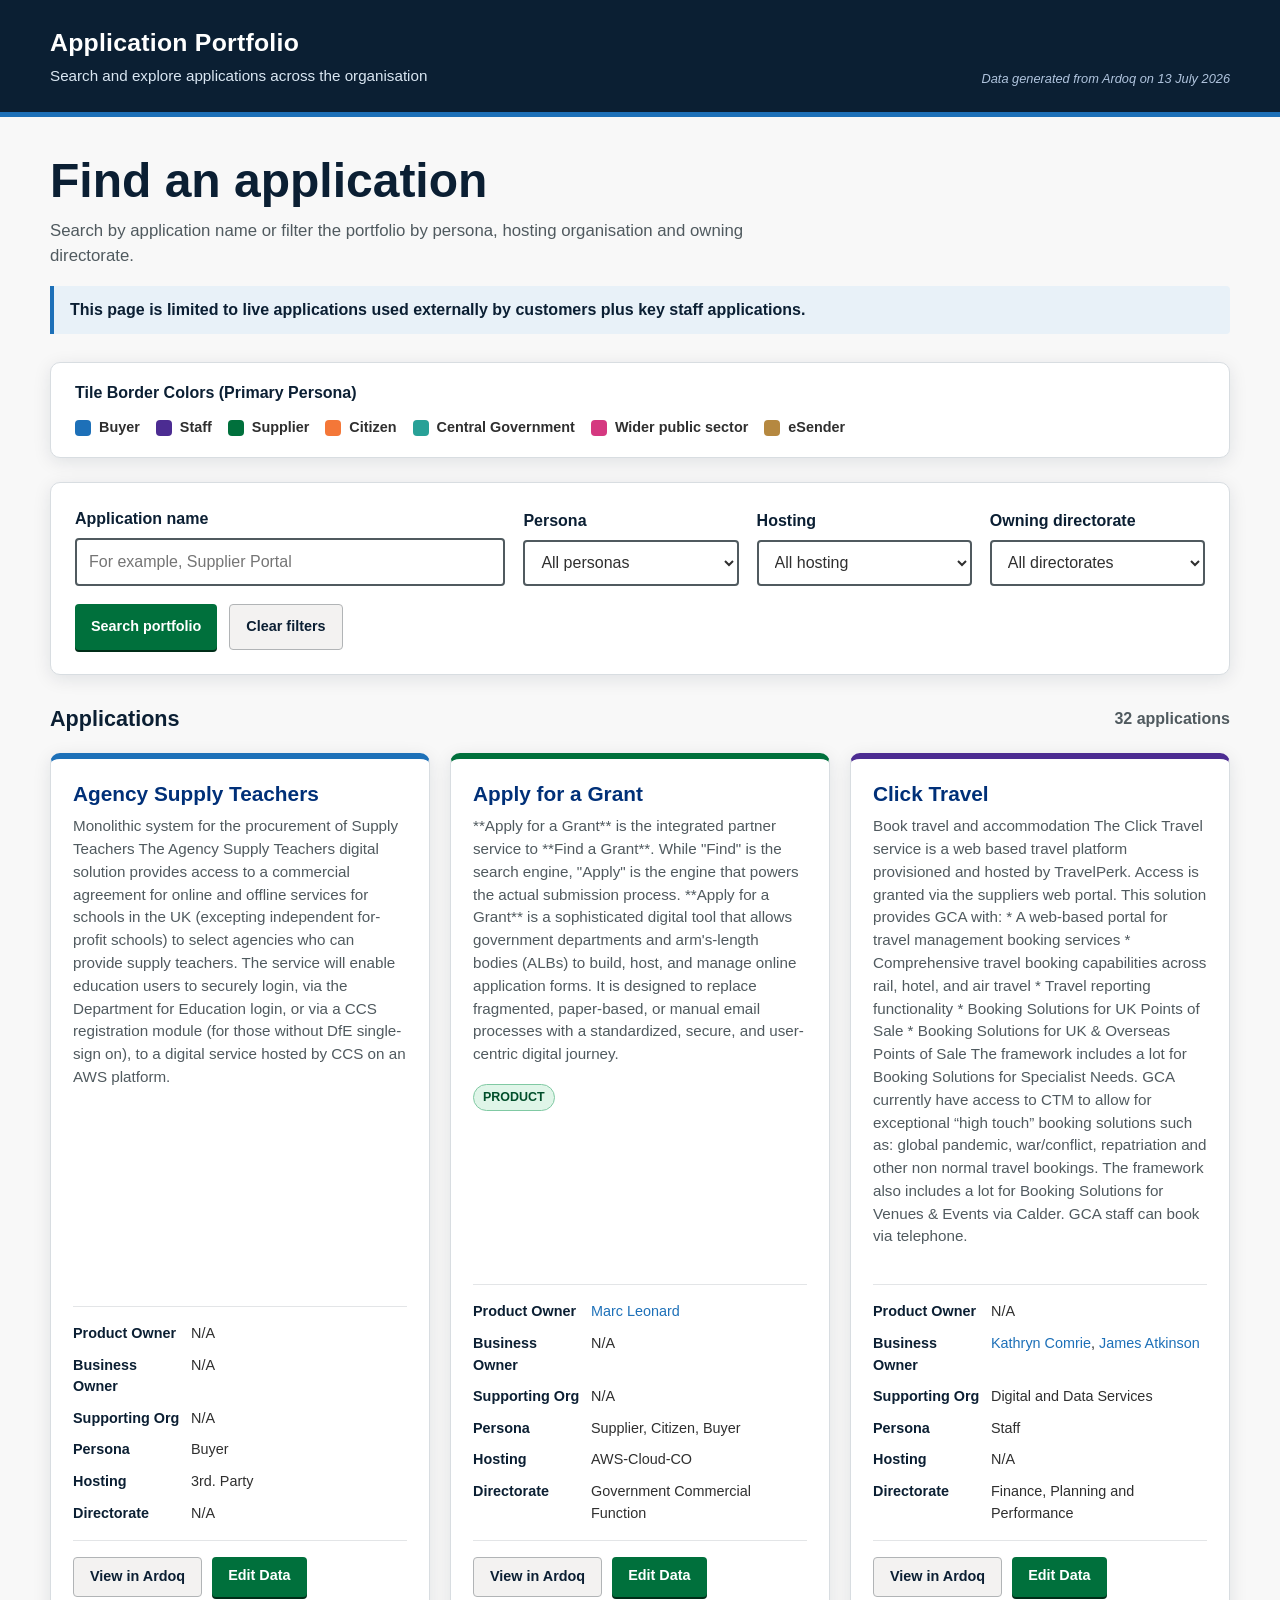
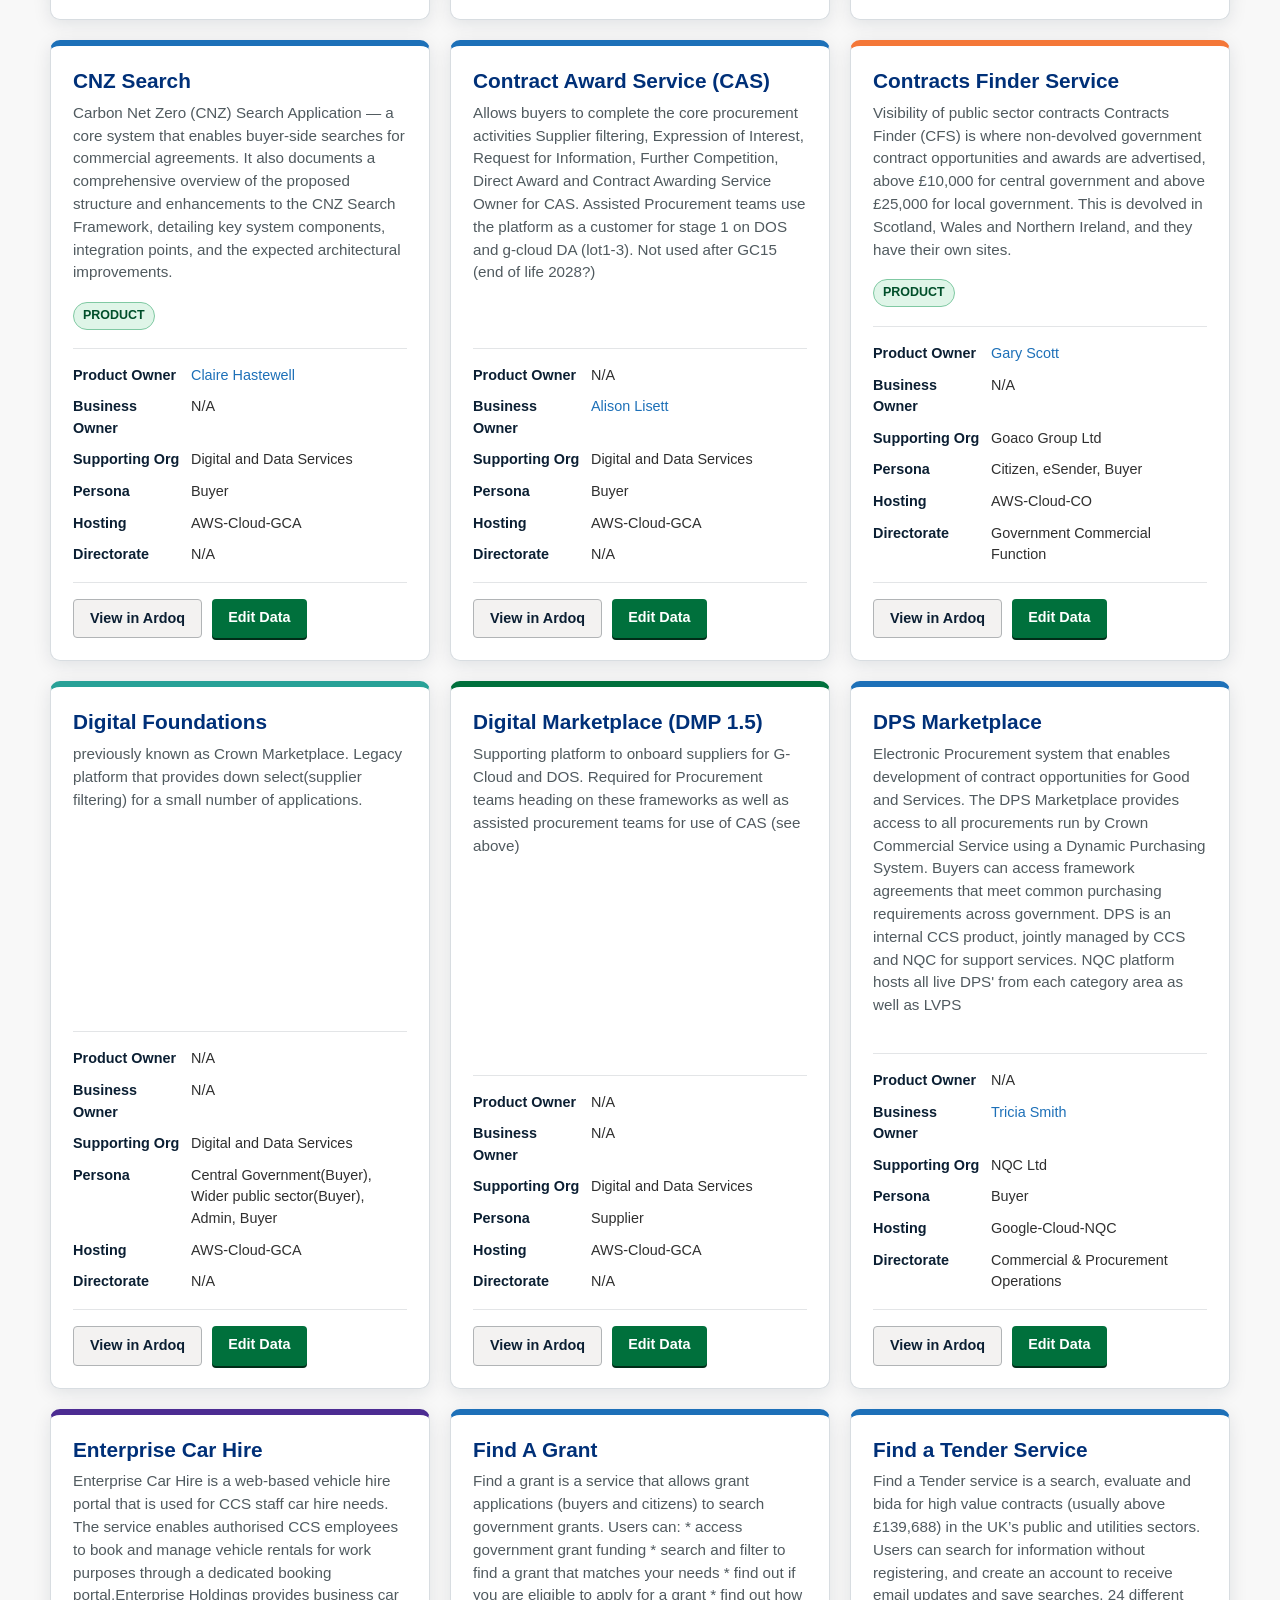
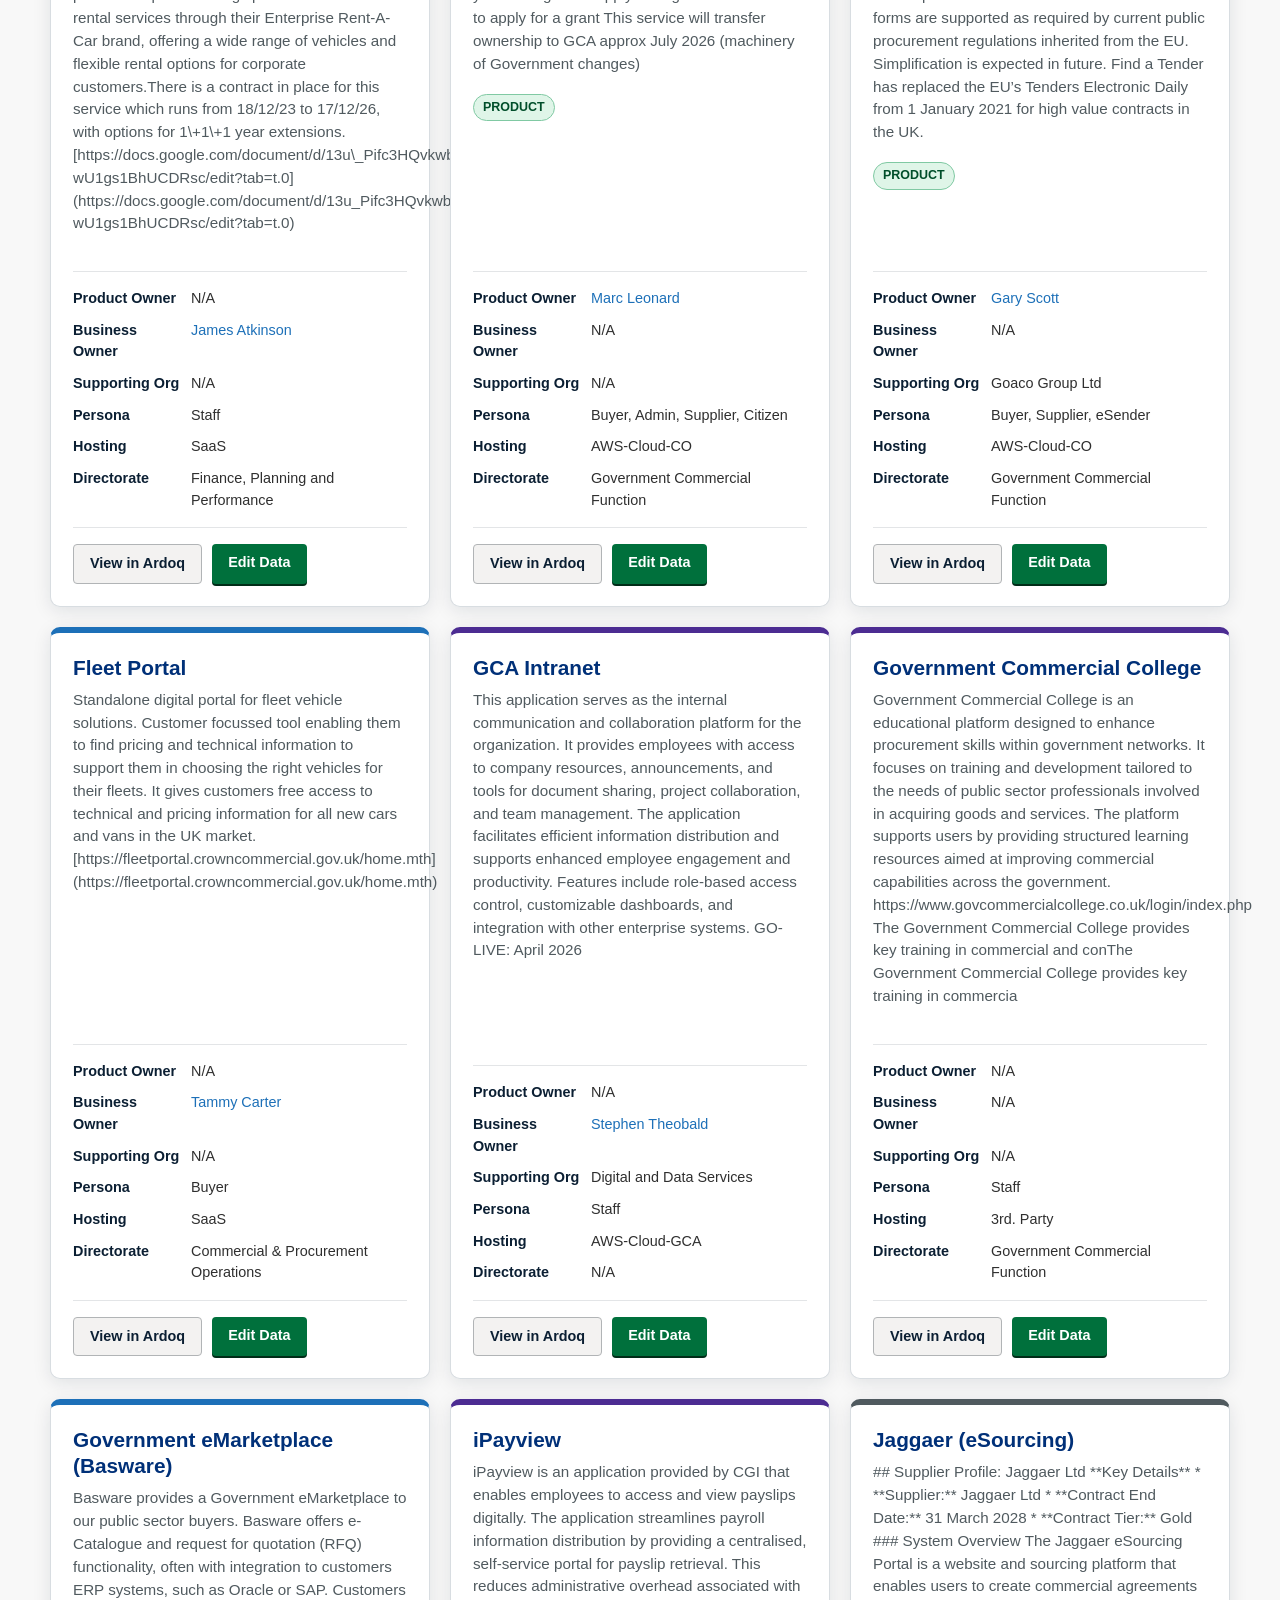
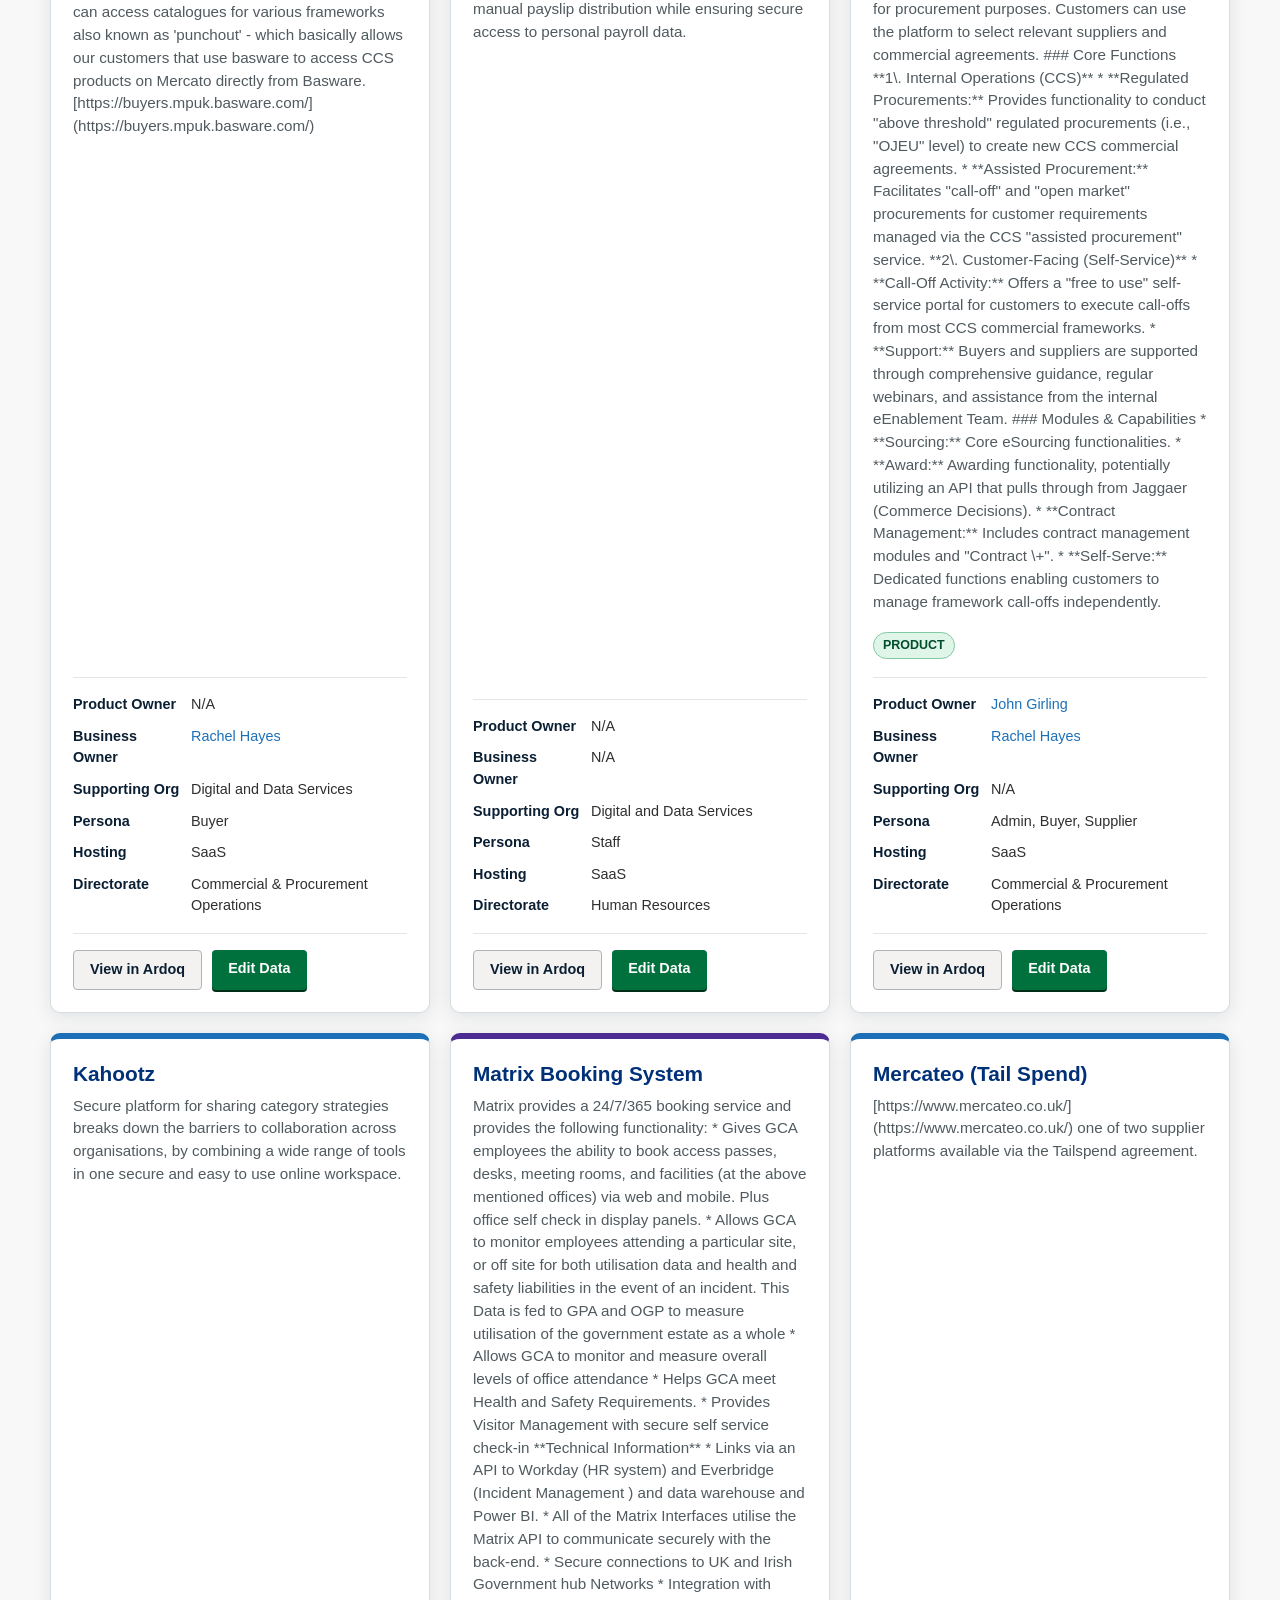
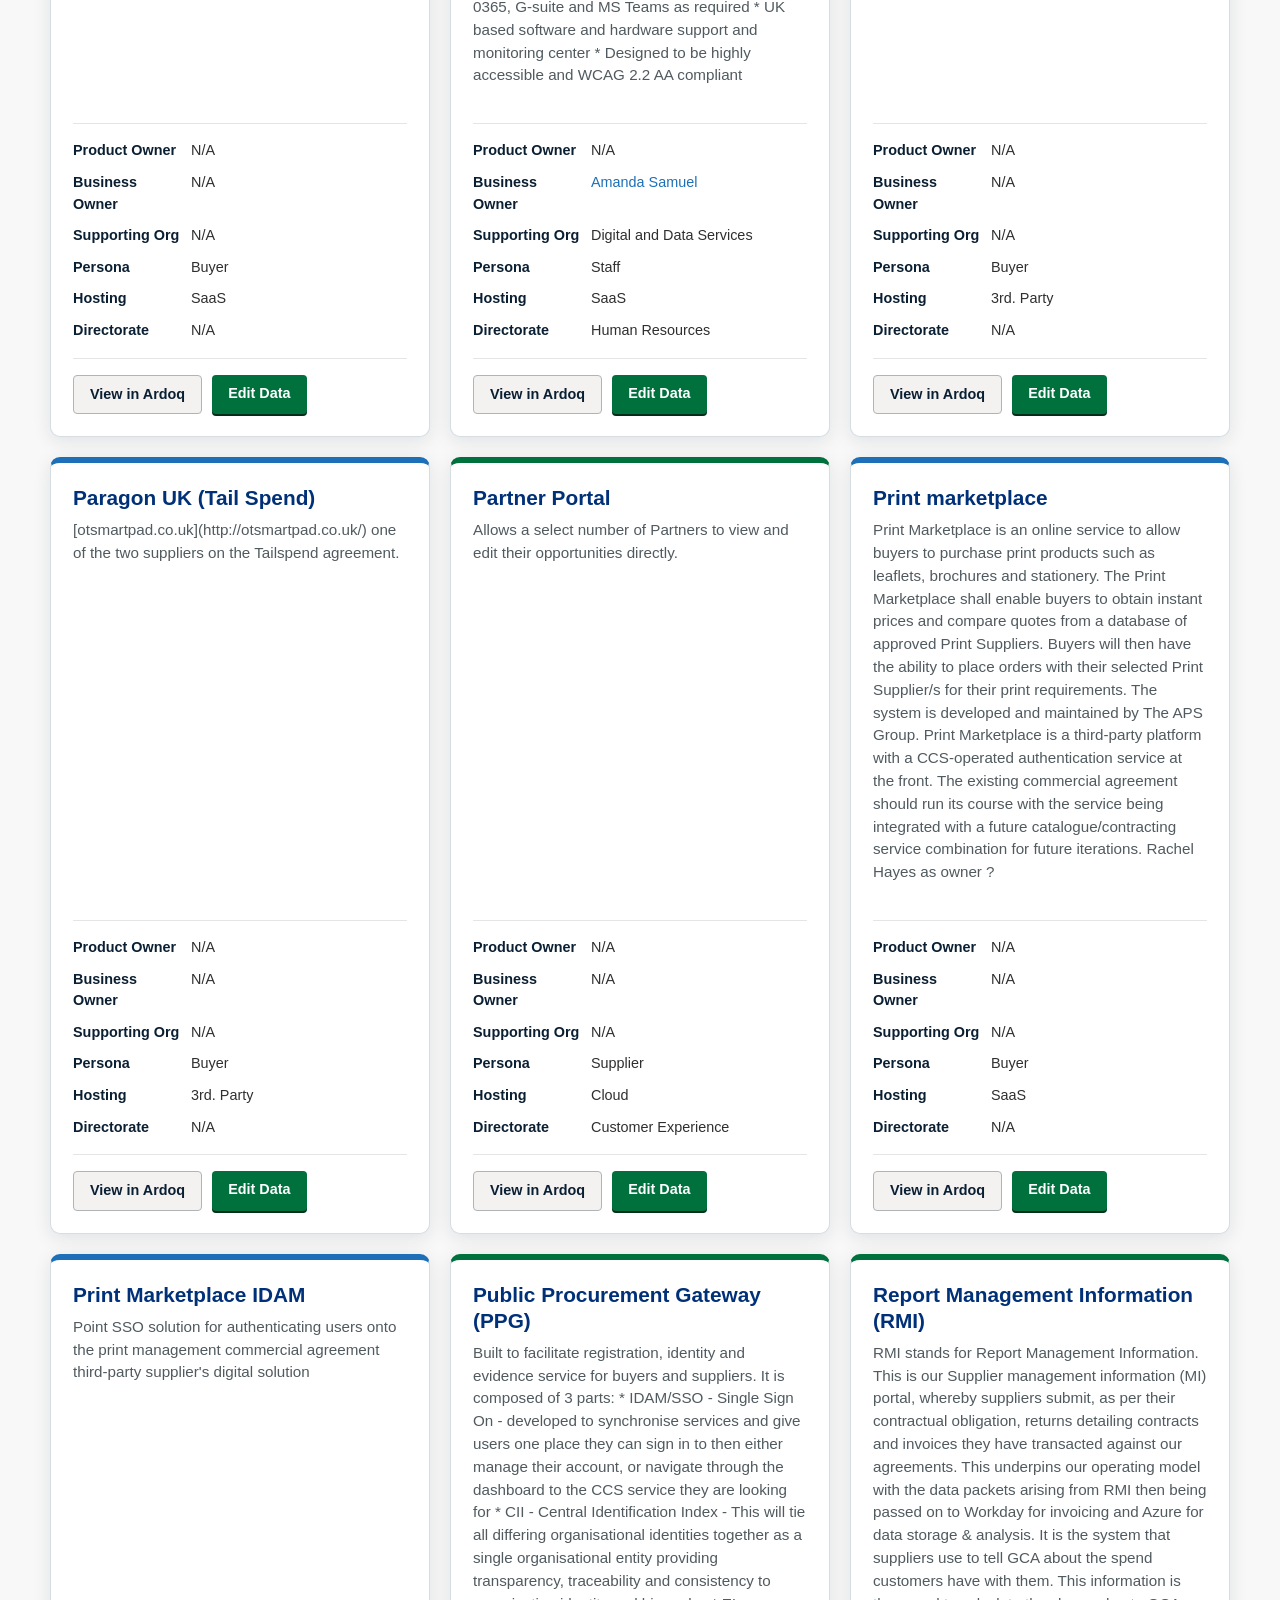
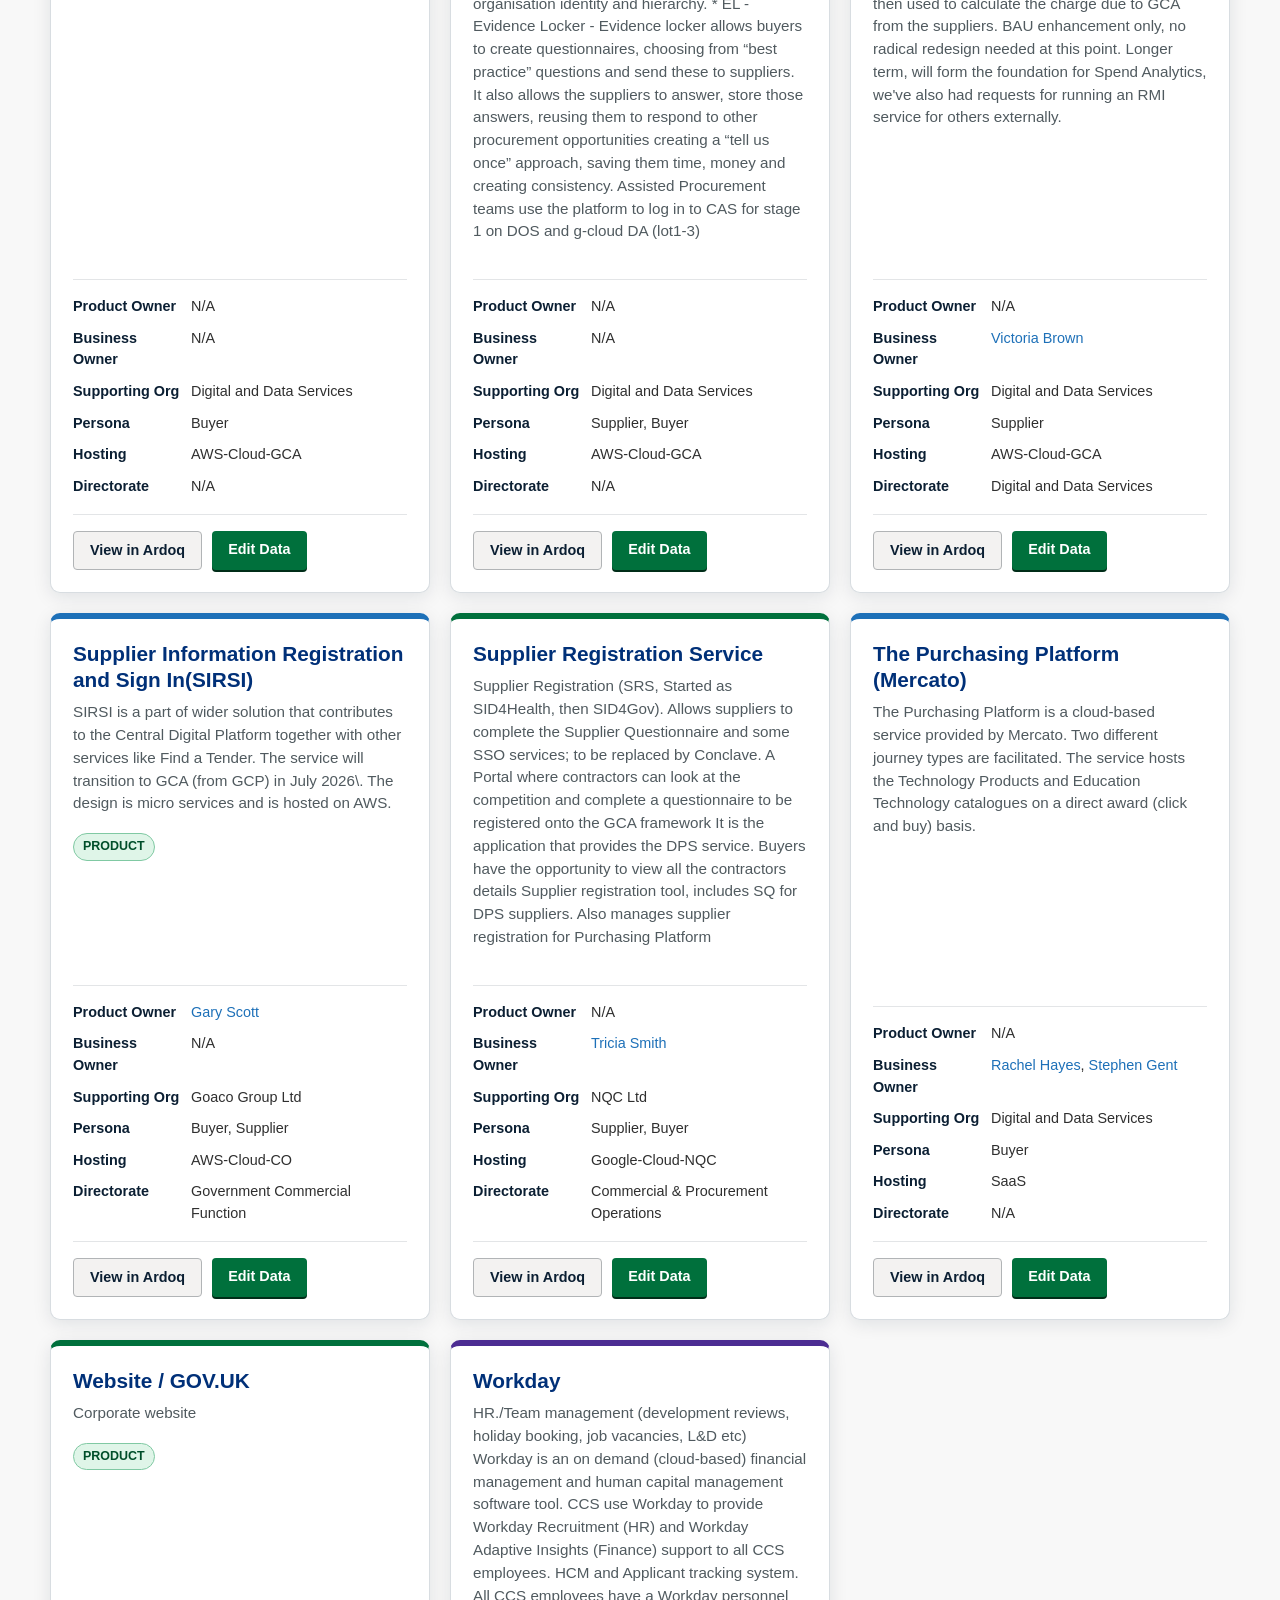
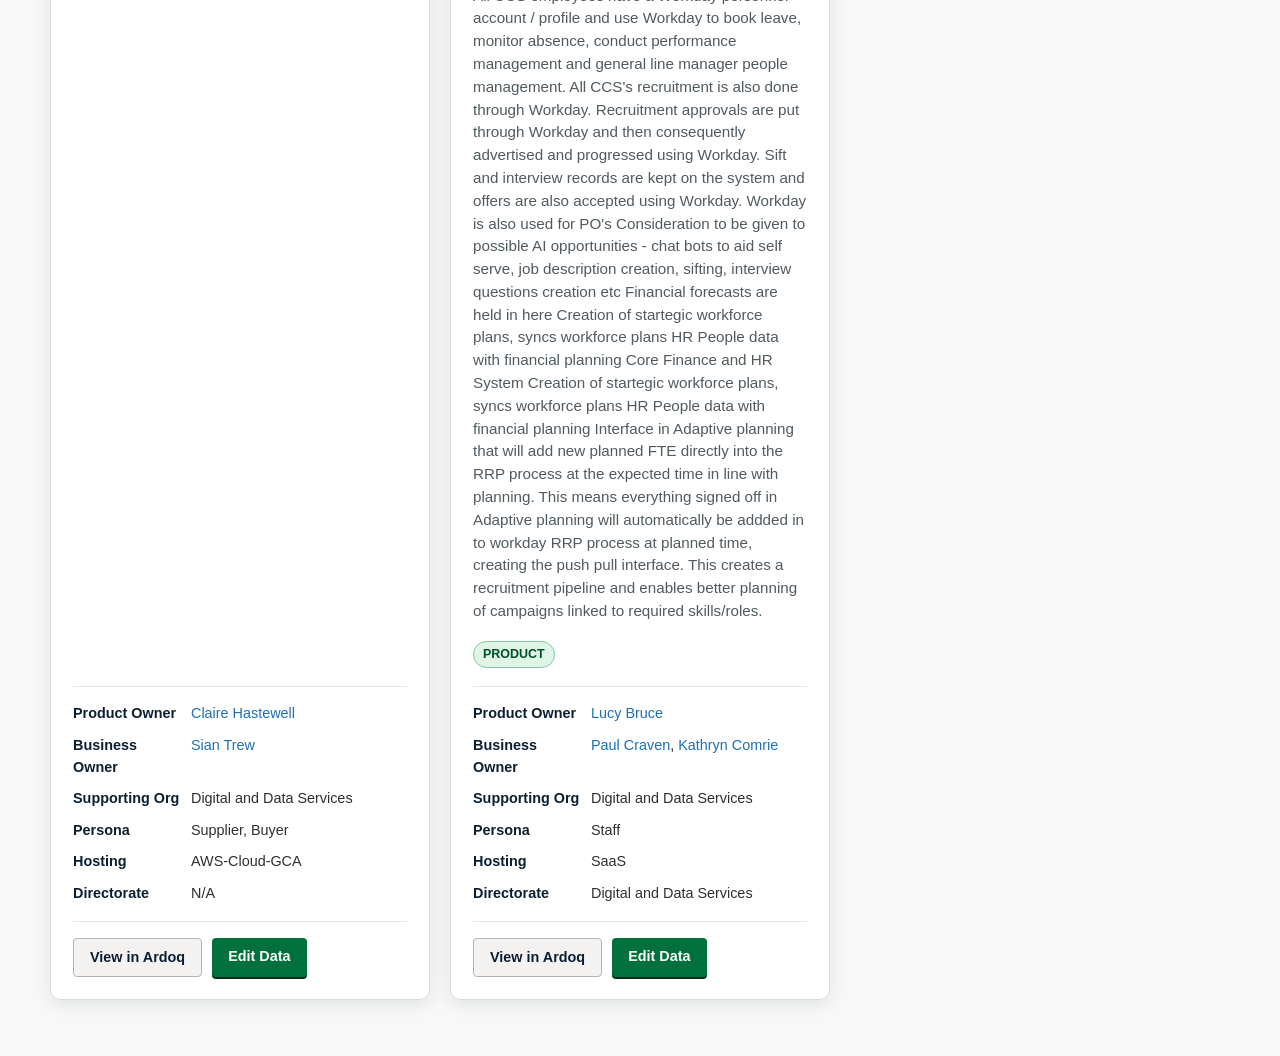
<file: HTML/application_portfolio.html>
<!DOCTYPE html>
<html lang="en">
<head>
  <meta charset="UTF-8" />
  <meta name="viewport" content="width=device-width, initial-scale=1.0" />
  <title>Application Portfolio Search</title>
  <style>
    :root {
      --navy: #0b1f33;
      --blue: #1d70b8;
      --blue-dark: #003078;
      --light-blue: #e8f1f8;
      --green: #00703c;
      --green-light: #dff5e8;
      --purple: #4c2c92;
      --grey-050: #f8f8f8;
      --grey-100: #f3f2f1;
      --grey-300: #b1b4b6;
      --grey-500: #505a5f;
      --grey-700: #2f2f2f;
      --white: #ffffff;
      --focus: #ffdd00;
      --shadow: 0 4px 18px rgba(11, 31, 51, 0.10);
      --radius: 10px;
      
      /* Persona Colors */
      --color-buyer: #1d70b8;
      --color-staff: #4c2c92;
      --color-supplier: #00703c;
      --color-citizen: #f47738;
      --color-central-gov: #28a197;
      --color-wider-public: #d53880;
      --color-esender: #b58840;
      --color-admin: #505a5f;
      --color-default: #b1b4b6;
    }

    * {
      box-sizing: border-box;
    }

    body {
      margin: 0;
      font-family: Arial, Helvetica, sans-serif;
      color: var(--grey-700);
      background: var(--grey-050);
      line-height: 1.5;
    }

    .site-header {
      background: var(--navy);
      color: var(--white);
      border-bottom: 5px solid var(--blue);
    }

    .header-inner,
    .page-container {
      width: min(1180px, calc(100% - 32px));
      margin: 0 auto;
    }

    .header-inner {
      padding: 24px 0;
      display: flex;
      justify-content: space-between;
      align-items: flex-end;
      flex-wrap: wrap;
      gap: 12px;
    }

    .service-name {
      margin: 0;
      font-size: 1.55rem;
      font-weight: 700;
      letter-spacing: 0.01em;
    }

    .service-subtitle {
      margin: 4px 0 0;
      color: #d9e6f2;
      font-size: 0.95rem;
    }

    .timestamp-tag {
      font-size: 0.8rem;
      color: #b0c4de;
      font-style: italic;
    }

    main {
      padding: 38px 0 56px;
    }

    .intro {
      margin-bottom: 28px;
    }

    .intro h1 {
      margin: 0 0 10px;
      color: var(--navy);
      font-size: clamp(2rem, 4vw, 3rem);
      line-height: 1.1;
    }

    .intro p {
      max-width: 760px;
      margin: 0;
      color: var(--grey-500);
      font-size: 1.05rem;
    }

    .guidance-notice {
      background-color: var(--light-blue);
      border-left: 4px solid var(--blue);
      color: var(--navy);
      padding: 12px 16px;
      margin-top: 18px;
      font-weight: 700;
      border-radius: 0 4px 4px 0;
    }

    /* Legend Styles */
    .legend-panel {
      padding: 18px 24px;
      margin-bottom: 24px;
      background: var(--white);
      border: 1px solid #d8dde1;
      border-radius: var(--radius);
      box-shadow: var(--shadow);
    }

    .legend-panel h3 {
      margin: 0 0 12px 0;
      font-size: 1rem;
      color: var(--navy);
    }

    .legend-items {
      display: flex;
      flex-wrap: wrap;
      gap: 16px;
    }

    .legend-item {
      display: flex;
      align-items: center;
      gap: 8px;
      font-size: 0.9rem;
      font-weight: 700;
      color: var(--grey-700);
    }

    .color-box {
      width: 16px;
      height: 16px;
      border-radius: 4px;
    }

    .filter-panel {
      padding: 24px;
      margin-bottom: 28px;
      background: var(--white);
      border: 1px solid #d8dde1;
      border-radius: var(--radius);
      box-shadow: var(--shadow);
    }

    .filter-grid {
      display: grid;
      grid-template-columns: 2fr repeat(3, 1fr);
      gap: 18px;
      align-items: end;
    }

    .field label {
      display: block;
      margin-bottom: 7px;
      color: var(--navy);
      font-weight: 700;
    }

    input, select, button {
      width: 100%;
      min-height: 46px;
      font: inherit;
    }

    input, select {
      padding: 10px 12px;
      color: var(--grey-700);
      background: var(--white);
      border: 2px solid var(--grey-500);
      border-radius: 4px;
    }

    input:focus, select:focus, button:focus {
      outline: 4px solid var(--focus);
      outline-offset: 0;
      border-color: var(--navy);
    }

    .filter-actions {
      display: flex;
      gap: 12px;
      margin-top: 18px;
    }

    .button {
      width: auto;
      padding: 8px 16px;
      border: 0;
      border-radius: 4px;
      cursor: pointer;
      font-weight: 700;
      text-decoration: none;
      display: inline-block;
      text-align: center;
      font-size: 0.9rem;
    }

    .button-primary {
      color: var(--white);
      background: var(--green);
      box-shadow: 0 2px 0 #002d18;
    }

    .button-primary:hover {
      background: #005a30;
    }

    .button-secondary {
      color: var(--navy);
      background: var(--grey-100);
      border: 1px solid var(--grey-300);
    }

    .button-secondary:hover {
      background: #e5e5e5;
    }

    .results-bar {
      display: flex;
      justify-content: space-between;
      gap: 16px;
      align-items: center;
      margin-bottom: 18px;
    }

    .results-bar h2 {
      margin: 0;
      color: var(--navy);
      font-size: 1.35rem;
    }

    .results-count {
      color: var(--grey-500);
      font-weight: 700;
    }

    .card-grid {
      display: grid;
      grid-template-columns: repeat(3, minmax(0, 1fr));
      gap: 20px;
    }

    .app-card {
      display: flex;
      flex-direction: column;
      padding: 22px;
      background: var(--white);
      border: 1px solid #d8dde1;
      border-top: 6px solid var(--color-default);
      border-radius: var(--radius);
      box-shadow: var(--shadow);
    }

    /* Dynamic Border Colors based on Primary Persona */
    .app-card.persona-buyer { border-top-color: var(--color-buyer); }
    .app-card.persona-staff { border-top-color: var(--color-staff); }
    .app-card.persona-supplier { border-top-color: var(--color-supplier); }
    .app-card.persona-citizen { border-top-color: var(--color-citizen); }
    .app-card.persona-central-gov { border-top-color: var(--color-central-gov); }
    .app-card.persona-wider-public { border-top-color: var(--color-wider-public); }
    .app-card.persona-esender { border-top-color: var(--color-esender); }
    .app-card.persona-admin { border-top-color: var(--color-admin); }

    .app-card h3 {
      margin: 0 0 8px;
      color: var(--blue-dark);
      font-size: 1.3rem;
      line-height: 1.25;
    }

    .app-card h3 a {
      color: var(--blue-dark);
      text-decoration: none;
    }

    .app-card h3 a:hover {
      text-decoration: underline;
    }

    .app-card p {
      margin: 0 0 18px;
      color: var(--grey-500);
      font-size: 0.95rem;
      white-space: pre-line;
    }

    .tags {
      display: flex;
      flex-wrap: wrap;
      gap: 8px;
      margin-bottom: 18px;
    }

    .tag {
      display: inline-flex;
      align-items: center;
      padding: 4px 9px;
      border-radius: 999px;
      font-size: 0.78rem;
      font-weight: 700;
      line-height: 1.4;
    }

    .tag-product {
      color: #004e2a;
      background: var(--green-light);
      border: 1px solid #80c9a3;
    }

    .meta {
      display: grid;
      gap: 10px;
      margin-top: auto;
      padding-top: 16px;
      border-top: 1px solid #e3e5e7;
    }

    .meta-row {
      display: grid;
      grid-template-columns: 110px 1fr;
      gap: 8px;
      font-size: 0.9rem;
    }

    .meta-label {
      color: var(--navy);
      font-weight: 700;
    }

    .meta-row a {
      color: var(--blue);
      text-decoration: none;
    }

    .meta-row a:hover {
      text-decoration: underline;
    }

    .card-actions {
      display: flex;
      flex-wrap: wrap;
      gap: 10px;
      margin-top: 16px;
      padding-top: 16px;
      border-top: 1px solid #e3e5e7;
    }

    .empty-state {
      display: none;
      padding: 42px 24px;
      text-align: center;
      background: var(--white);
      border: 1px dashed var(--grey-300);
      border-radius: var(--radius);
    }

    .empty-state h3 {
      margin-top: 0;
      color: var(--navy);
    }

    @media (max-width: 960px) {
      .filter-grid {
        grid-template-columns: repeat(2, 1fr);
      }
      .card-grid {
        grid-template-columns: repeat(2, minmax(0, 1fr));
      }
    }

    @media (max-width: 640px) {
      .header-inner,
      .page-container {
        width: min(100% - 22px, 1180px);
      }
      main {
        padding-top: 26px;
      }
      .filter-grid, .card-grid {
        grid-template-columns: 1fr;
      }
      .filter-actions, .results-bar, .card-actions {
        flex-direction: column;
        align-items: stretch;
        gap: 12px;
      }
    }
  </style>
</head>
<body>
  <header class="site-header">
    <div class="header-inner">
      <div>
        <p class="service-name">Application Portfolio</p>
        <p class="service-subtitle">Search and explore applications across the organisation</p>
      </div>
      <div class="timestamp-tag">
        Data generated from Ardoq on 13 July 2026
      </div>
    </div>
  </header>

  <main class="page-container">
    <section class="intro" aria-labelledby="page-title">
      <h1 id="page-title">Find an application</h1>
      <p>
        Search by application name or filter the portfolio by persona, hosting organisation
        and owning directorate.
      </p>
      <div class="guidance-notice" role="alert">
        This page is limited to live applications used externally by customers plus key staff applications.
      </div>
    </section>

    <!-- Legend Panel -->
    <section class="legend-panel" aria-label="Persona color legend">
      <h3>Tile Border Colors (Primary Persona)</h3>
      <div class="legend-items">
        <div class="legend-item"><div class="color-box" style="background-color: var(--color-buyer)"></div> Buyer</div>
        <div class="legend-item"><div class="color-box" style="background-color: var(--color-staff)"></div> Staff</div>
        <div class="legend-item"><div class="color-box" style="background-color: var(--color-supplier)"></div> Supplier</div>
        <div class="legend-item"><div class="color-box" style="background-color: var(--color-citizen)"></div> Citizen</div>
        <div class="legend-item"><div class="color-box" style="background-color: var(--color-central-gov)"></div> Central Government</div>
        <div class="legend-item"><div class="color-box" style="background-color: var(--color-wider-public)"></div> Wider public sector</div>
        <div class="legend-item"><div class="color-box" style="background-color: var(--color-esender)"></div> eSender</div>
      </div>
    </section>

    <section class="filter-panel" aria-label="Application filters">
      <div class="filter-grid">
        <div class="field">
          <label for="searchInput">Application name</label>
          <input
            id="searchInput"
            type="search"
            placeholder="For example, Supplier Portal"
            autocomplete="off"
          />
        </div>

        <div class="field">
          <label for="personaFilter">Persona</label>
          <select id="personaFilter">
            <option value="">All personas</option>
            <option value="Buyer">Buyer</option>
            <option value="Central Government">Central Government</option>
            <option value="Citizen">Citizen</option>
            <option value="Staff">Staff</option>
            <option value="Supplier">Supplier</option>
            <option value="Wider public sector">Wider public sector</option>
            <option value="eSender">eSender</option>
          </select>
        </div>

        <div class="field">
          <label for="hostingFilter">Hosting</label>
          <select id="hostingFilter">
            <option value="">All hosting</option>
            <option value="3rd. Party">3rd. Party</option>
            <option value="AWS-Cloud-CO">AWS-Cloud-CO</option>
            <option value="AWS-Cloud-GCA">AWS-Cloud-GCA</option>
            <option value="Cloud">Cloud</option>
            <option value="Google-Cloud-NQC">Google-Cloud-NQC</option>
            <option value="SaaS">SaaS</option>
          </select>
        </div>

        <div class="field">
          <label for="directorateFilter">Owning directorate</label>
          <select id="directorateFilter">
            <option value="">All directorates</option>
            <option value="Commercial & Procurement Operations">Commercial & Procurement Operations</option>
            <option value="Customer Experience">Customer Experience</option>
            <option value="Digital and Data Services">Digital and Data Services</option>
            <option value="Finance, Planning and Performance">Finance, Planning and Performance</option>
            <option value="Government Commercial Function">Government Commercial Function</option>
            <option value="Human Resources">Human Resources</option>
          </select>
        </div>
      </div>

      <div class="filter-actions">
        <button class="button button-primary" id="searchButton" type="button">Search portfolio</button>
        <button class="button button-secondary" id="clearButton" type="button">Clear filters</button>
      </div>
    </section>

    <section aria-live="polite" aria-labelledby="results-title">
      <div class="results-bar">
        <h2 id="results-title">Applications</h2>
        <span class="results-count" id="resultsCount"></span>
      </div>

      <div class="card-grid" id="resultsGrid"></div>

      <div class="empty-state" id="emptyState">
        <h3>No applications found</h3>
        <p>Try changing or clearing one or more filters.</p>
      </div>
    </section>
  </main>

  <script>
    const applications = [
  {
    "name": "Agency Supply Teachers",
    "description": "Monolithic system for the procurement of Supply Teachers  The Agency Supply Teachers digital solution provides access to a commercial agreement for online and offline services for schools in the UK (excepting independent for-profit schools) to select agencies who can provide supply teachers. The service will enable education users to securely login, via the Department for Education login, or via a CCS registration module (for those without DfE single-sign on), to a digital service hosted by CCS on an AWS platform.",
    "persona": "Buyer",
    "hosting": "3rd. Party",
    "directorate": "",
    "productManager": "",
    "appUrl": "https://gca.ardoq.com/app/component-overview/1922d4e21697debd6788294f",
    "pmUrl": "",
    "supportingOrganisation": "",
    "businessOwner": "",
    "businessOwnerUrl": "",
    "surveyUrl": "https://gca.ardoq.com/surveys/survey/4f774f2e7c09ac323e3ef4e5/component/1922d4e21697debd6788294f",
    "hasProductOwner": false
  },
  {
    "name": "Apply for a Grant",
    "description": "**Apply for a Grant** is the integrated partner service to **Find a Grant**. While \"Find\" is the search engine, \"Apply\" is the engine that powers the actual submission process. **Apply for a Grant** is a sophisticated digital tool that allows government departments and arm's-length bodies (ALBs) to build, host, and manage online application forms. It is designed to replace fragmented, paper-based, or manual email processes with a standardized, secure, and user-centric digital journey.",
    "persona": "Supplier, Citizen, Buyer",
    "hosting": "AWS-Cloud-CO",
    "directorate": "Government Commercial Function",
    "productManager": "Marc Leonard",
    "appUrl": "https://gca.ardoq.com/app/component-overview/0f7901fdeda256aa7685a2b6",
    "pmUrl": "https://gca.ardoq.com/app/component-overview/4176152ff5382b7cc72efd81",
    "supportingOrganisation": "",
    "businessOwner": "",
    "businessOwnerUrl": "",
    "surveyUrl": "https://gca.ardoq.com/surveys/survey/4f774f2e7c09ac323e3ef4e5/component/0f7901fdeda256aa7685a2b6",
    "hasProductOwner": true
  },
  {
    "name": "Click Travel",
    "description": "Book travel and accommodation  The Click Travel service is a web based travel platform provisioned and hosted by TravelPerk.  Access is granted via the suppliers web portal.  This solution provides GCA with:  *   A web-based portal for travel management booking services  *   Comprehensive travel booking capabilities across rail, hotel, and air travel  *   Travel reporting functionality  *   Booking Solutions for UK Points of Sale  *   Booking Solutions for UK & Overseas Points of Sale  The framework includes a lot for Booking Solutions for Specialist Needs. GCA currently have access to CTM to allow for exceptional \u201chigh touch\u201d booking solutions such as: global pandemic, war/conflict, repatriation and other non normal travel bookings.  The framework also includes a lot for Booking Solutions for Venues & Events via Calder.  GCA staff can book via telephone.",
    "persona": "Staff",
    "hosting": "",
    "directorate": "Finance, Planning and Performance",
    "productManager": "",
    "appUrl": "https://gca.ardoq.com/app/component-overview/8c172592bb38da6df31d1b11",
    "pmUrl": "",
    "supportingOrganisation": "Digital and Data Services",
    "businessOwner": "Kathryn Comrie, James Atkinson",
    "businessOwnerUrl": "https://gca.ardoq.com/app/component-overview/daea457464a219f90e7aa6d7, https://gca.ardoq.com/app/component-overview/060f84786a2e647eaa6f3711",
    "surveyUrl": "https://gca.ardoq.com/surveys/survey/4f774f2e7c09ac323e3ef4e5/component/8c172592bb38da6df31d1b11",
    "hasProductOwner": false
  },
  {
    "name": "CNZ Search",
    "description": "Carbon Net Zero (CNZ) Search Application \u2014 a core system that enables buyer-side searches for commercial agreements. It also documents a comprehensive overview of the proposed structure and enhancements to the CNZ Search Framework, detailing key system components, integration points, and the expected architectural improvements.",
    "persona": "Buyer",
    "hosting": "AWS-Cloud-GCA",
    "directorate": "",
    "productManager": "Claire Hastewell",
    "appUrl": "https://gca.ardoq.com/app/component-overview/721ea7b79cad6c0e06d41eeb",
    "pmUrl": "https://gca.ardoq.com/app/component-overview/15efe917a4b0aac5cf25e082",
    "supportingOrganisation": "Digital and Data Services",
    "businessOwner": "",
    "businessOwnerUrl": "",
    "surveyUrl": "https://gca.ardoq.com/surveys/survey/4f774f2e7c09ac323e3ef4e5/component/721ea7b79cad6c0e06d41eeb",
    "hasProductOwner": true
  },
  {
    "name": "Contract Award Service (CAS)",
    "description": "Allows buyers to complete the core procurement activities Supplier filtering, Expression of Interest, Request for Information, Further Competition, Direct Award and Contract Awarding   Service Owner for CAS. Assisted Procurement teams use the platform as a customer for stage 1 on DOS and g-cloud DA (lot1-3). Not used after GC15 (end of life 2028?)",
    "persona": "Buyer",
    "hosting": "AWS-Cloud-GCA",
    "directorate": "",
    "productManager": "",
    "appUrl": "https://gca.ardoq.com/app/component-overview/a245d8821155c8f7ac96d103",
    "pmUrl": "",
    "supportingOrganisation": "Digital and Data Services",
    "businessOwner": "Alison Lisett",
    "businessOwnerUrl": "https://gca.ardoq.com/app/component-overview/ad6c7c6d7f076a307f780287",
    "surveyUrl": "https://gca.ardoq.com/surveys/survey/4f774f2e7c09ac323e3ef4e5/component/a245d8821155c8f7ac96d103",
    "hasProductOwner": false
  },
  {
    "name": "Contracts Finder Service",
    "description": "Visibility of public sector contracts   Contracts Finder (CFS) is where non-devolved government contract opportunities and awards are advertised, above \u00a310,000 for central government and above \u00a325,000 for local government. This is devolved in Scotland, Wales and Northern Ireland, and they have their own sites.",
    "persona": "Citizen, eSender, Buyer",
    "hosting": "AWS-Cloud-CO",
    "directorate": "Government Commercial Function",
    "productManager": "Gary Scott",
    "appUrl": "https://gca.ardoq.com/app/component-overview/6263ec29c0bbcdb1c9d25a10",
    "pmUrl": "https://gca.ardoq.com/app/component-overview/5c06dbcf011ee839053ac4b8",
    "supportingOrganisation": "Goaco Group Ltd",
    "businessOwner": "",
    "businessOwnerUrl": "",
    "surveyUrl": "https://gca.ardoq.com/surveys/survey/4f774f2e7c09ac323e3ef4e5/component/6263ec29c0bbcdb1c9d25a10",
    "hasProductOwner": true
  },
  {
    "name": "Digital Foundations",
    "description": "previously known as Crown Marketplace. Legacy platform that provides down select(supplier filtering) for a small number of applications.",
    "persona": "Central Government(Buyer), Wider public sector(Buyer), Admin, Buyer",
    "hosting": "AWS-Cloud-GCA",
    "directorate": "",
    "productManager": "",
    "appUrl": "https://gca.ardoq.com/app/component-overview/1380543b2880e5d3098d358e",
    "pmUrl": "",
    "supportingOrganisation": "Digital and Data Services",
    "businessOwner": "",
    "businessOwnerUrl": "",
    "surveyUrl": "https://gca.ardoq.com/surveys/survey/4f774f2e7c09ac323e3ef4e5/component/1380543b2880e5d3098d358e",
    "hasProductOwner": false
  },
  {
    "name": "Digital Marketplace (DMP 1.5)",
    "description": "Supporting platform to onboard suppliers for G-Cloud and DOS. Required for Procurement teams heading on these frameworks as well as assisted procurement teams for use of CAS (see above)",
    "persona": "Supplier",
    "hosting": "AWS-Cloud-GCA",
    "directorate": "",
    "productManager": "",
    "appUrl": "https://gca.ardoq.com/app/component-overview/7a94ffacfc3990420d601739",
    "pmUrl": "",
    "supportingOrganisation": "Digital and Data Services",
    "businessOwner": "",
    "businessOwnerUrl": "",
    "surveyUrl": "https://gca.ardoq.com/surveys/survey/4f774f2e7c09ac323e3ef4e5/component/7a94ffacfc3990420d601739",
    "hasProductOwner": false
  },
  {
    "name": "DPS Marketplace",
    "description": "Electronic Procurement system that enables development of contract opportunities for Good and Services.   The DPS Marketplace provides access to all procurements run by Crown Commercial Service using a Dynamic Purchasing System. Buyers can access framework agreements that meet common purchasing requirements across government.  DPS is an internal CCS product, jointly managed by CCS and NQC for support services.  NQC platform hosts all live DPS' from each category area as well as LVPS",
    "persona": "Buyer",
    "hosting": "Google-Cloud-NQC",
    "directorate": "Commercial & Procurement Operations",
    "productManager": "",
    "appUrl": "https://gca.ardoq.com/app/component-overview/942105db552ed2d7411fd9da",
    "pmUrl": "",
    "supportingOrganisation": "NQC Ltd",
    "businessOwner": "Tricia Smith",
    "businessOwnerUrl": "https://gca.ardoq.com/app/component-overview/79324a93238bacf62d1689fd",
    "surveyUrl": "https://gca.ardoq.com/surveys/survey/4f774f2e7c09ac323e3ef4e5/component/942105db552ed2d7411fd9da",
    "hasProductOwner": false
  },
  {
    "name": "Enterprise Car Hire",
    "description": "Enterprise Car Hire is a web-based vehicle hire portal that is used for CCS staff car hire needs. The service enables authorised CCS employees to book and manage vehicle rentals for work purposes through a dedicated booking portal.Enterprise Holdings provides business car rental services through their Enterprise Rent-A-Car brand, offering a wide range of vehicles and flexible rental options for corporate customers.There is a contract in place for this service which runs from 18/12/23 to 17/12/26, with options for 1\\+1\\+1 year extensions.  [https://docs.google.com/document/d/13u\\_Pifc3HQvkwblc1Ahmdk73tKwO-wU1gs1BhUCDRsc/edit?tab=t.0](https://docs.google.com/document/d/13u_Pifc3HQvkwblc1Ahmdk73tKwO-wU1gs1BhUCDRsc/edit?tab=t.0)",
    "persona": "Staff",
    "hosting": "SaaS",
    "directorate": "Finance, Planning and Performance",
    "productManager": "",
    "appUrl": "https://gca.ardoq.com/app/component-overview/7e11cf41f2ea95b849390232",
    "pmUrl": "",
    "supportingOrganisation": "",
    "businessOwner": "James Atkinson",
    "businessOwnerUrl": "https://gca.ardoq.com/app/component-overview/060f84786a2e647eaa6f3711",
    "surveyUrl": "https://gca.ardoq.com/surveys/survey/4f774f2e7c09ac323e3ef4e5/component/7e11cf41f2ea95b849390232",
    "hasProductOwner": false
  },
  {
    "name": "Find A Grant",
    "description": "Find a grant is a service that allows grant applications (buyers and citizens) to search government grants.  Users can:  *   access government grant funding  *   search and filter to find a grant that matches your needs  *   find out if you are eligible to apply for a grant  *   find out how to apply for a grant  This service will transfer ownership to GCA approx July 2026 (machinery of Government changes)",
    "persona": "Buyer, Admin, Supplier, Citizen",
    "hosting": "AWS-Cloud-CO",
    "directorate": "Government Commercial Function",
    "productManager": "Marc Leonard",
    "appUrl": "https://gca.ardoq.com/app/component-overview/4a27b311b01eada1648b6c85",
    "pmUrl": "https://gca.ardoq.com/app/component-overview/4176152ff5382b7cc72efd81",
    "supportingOrganisation": "",
    "businessOwner": "",
    "businessOwnerUrl": "",
    "surveyUrl": "https://gca.ardoq.com/surveys/survey/4f774f2e7c09ac323e3ef4e5/component/4a27b311b01eada1648b6c85",
    "hasProductOwner": true
  },
  {
    "name": "Find a Tender Service",
    "description": "Find a Tender service is a search, evaluate and bida for high value contracts (usually above \u00a3139,688) in the UK\u2019s public and utilities sectors.   Users can search for information without registering, and create an account to receive email updates and save searches.  24 different forms are supported as required by current public procurement regulations inherited from the EU. Simplification is expected in future.  Find a Tender has replaced the EU\u2019s Tenders Electronic Daily from 1 January 2021 for high value contracts in the UK.",
    "persona": "Buyer, Supplier, eSender",
    "hosting": "AWS-Cloud-CO",
    "directorate": "Government Commercial Function",
    "productManager": "Gary Scott",
    "appUrl": "https://gca.ardoq.com/app/component-overview/77c386a8b71f297cd448f335",
    "pmUrl": "https://gca.ardoq.com/app/component-overview/5c06dbcf011ee839053ac4b8",
    "supportingOrganisation": "Goaco Group Ltd",
    "businessOwner": "",
    "businessOwnerUrl": "",
    "surveyUrl": "https://gca.ardoq.com/surveys/survey/4f774f2e7c09ac323e3ef4e5/component/77c386a8b71f297cd448f335",
    "hasProductOwner": true
  },
  {
    "name": "Fleet Portal",
    "description": "Standalone digital portal for fleet vehicle solutions.  Customer focussed tool enabling them to find pricing and technical information to support them in choosing the right vehicles for their fleets. It gives customers free access to technical and pricing information for all new cars and vans in the UK market.  [https://fleetportal.crowncommercial.gov.uk/home.mth](https://fleetportal.crowncommercial.gov.uk/home.mth)",
    "persona": "Buyer",
    "hosting": "SaaS",
    "directorate": "Commercial & Procurement Operations",
    "productManager": "",
    "appUrl": "https://gca.ardoq.com/app/component-overview/c4155866c7a7e49ad59585b1",
    "pmUrl": "",
    "supportingOrganisation": "",
    "businessOwner": "Tammy Carter",
    "businessOwnerUrl": "https://gca.ardoq.com/app/component-overview/c1f2047517b0dc6364a9ae24",
    "surveyUrl": "https://gca.ardoq.com/surveys/survey/4f774f2e7c09ac323e3ef4e5/component/c4155866c7a7e49ad59585b1",
    "hasProductOwner": false
  },
  {
    "name": "GCA Intranet",
    "description": "This application serves as the internal communication and collaboration platform for the organization. It provides employees with access to company resources, announcements, and tools for document sharing, project collaboration, and team management. The application facilitates efficient information distribution and supports enhanced employee engagement and productivity. Features include role-based access control, customizable dashboards, and integration with other enterprise systems.  GO-LIVE: April 2026",
    "persona": "Staff",
    "hosting": "AWS-Cloud-GCA",
    "directorate": "",
    "productManager": "",
    "appUrl": "https://gca.ardoq.com/app/component-overview/f2d33a682b3575a2f842c47a",
    "pmUrl": "",
    "supportingOrganisation": "Digital and Data Services",
    "businessOwner": "Stephen Theobald",
    "businessOwnerUrl": "https://gca.ardoq.com/app/component-overview/197b21fae2e8118b7ab641ee",
    "surveyUrl": "https://gca.ardoq.com/surveys/survey/4f774f2e7c09ac323e3ef4e5/component/f2d33a682b3575a2f842c47a",
    "hasProductOwner": false
  },
  {
    "name": "Government Commercial College",
    "description": "Government Commercial College is an educational platform designed to enhance procurement skills within government networks. It focuses on training and development tailored to the needs of public sector professionals involved in acquiring goods and services. The platform supports users by providing structured learning resources aimed at improving commercial capabilities across the government.  https://www.govcommercialcollege.co.uk/login/index.php  The Government Commercial College provides key training in commercial and conThe Government Commercial College provides key training in commercia",
    "persona": "Staff",
    "hosting": "3rd. Party",
    "directorate": "Government Commercial Function",
    "productManager": "",
    "appUrl": "https://gca.ardoq.com/app/component-overview/06e1874e62e54635905bfe00",
    "pmUrl": "",
    "supportingOrganisation": "",
    "businessOwner": "",
    "businessOwnerUrl": "",
    "surveyUrl": "https://gca.ardoq.com/surveys/survey/4f774f2e7c09ac323e3ef4e5/component/06e1874e62e54635905bfe00",
    "hasProductOwner": false
  },
  {
    "name": "Government eMarketplace (Basware)",
    "description": "Basware provides a Government eMarketplace to our public sector buyers. Basware offers e-Catalogue and request for quotation (RFQ) functionality, often with integration to customers ERP systems, such as Oracle or SAP.  Customers can access catalogues for various frameworks also known as 'punchout' - which basically allows our customers that use basware to access CCS products on Mercato directly from Basware.  [https://buyers.mpuk.basware.com/](https://buyers.mpuk.basware.com/)",
    "persona": "Buyer",
    "hosting": "SaaS",
    "directorate": "Commercial & Procurement Operations",
    "productManager": "",
    "appUrl": "https://gca.ardoq.com/app/component-overview/d9eb9dfe1e2780a02b472698",
    "pmUrl": "",
    "supportingOrganisation": "Digital and Data Services",
    "businessOwner": "Rachel Hayes",
    "businessOwnerUrl": "https://gca.ardoq.com/app/component-overview/348595804aaedf6452f8d057",
    "surveyUrl": "https://gca.ardoq.com/surveys/survey/4f774f2e7c09ac323e3ef4e5/component/d9eb9dfe1e2780a02b472698",
    "hasProductOwner": false
  },
  {
    "name": "iPayview",
    "description": "iPayview is an application provided by CGI that enables employees to access and view payslips digitally. The application streamlines payroll information distribution by providing a centralised, self-service portal for payslip retrieval. This reduces administrative overhead associated with manual payslip distribution while ensuring secure access to personal payroll data.",
    "persona": "Staff",
    "hosting": "SaaS",
    "directorate": "Human Resources",
    "productManager": "",
    "appUrl": "https://gca.ardoq.com/app/component-overview/a0ba0499defdba3139c6a8cf",
    "pmUrl": "",
    "supportingOrganisation": "Digital and Data Services",
    "businessOwner": "",
    "businessOwnerUrl": "",
    "surveyUrl": "https://gca.ardoq.com/surveys/survey/4f774f2e7c09ac323e3ef4e5/component/a0ba0499defdba3139c6a8cf",
    "hasProductOwner": false
  },
  {
    "name": "Jaggaer (eSourcing)",
    "description": "## Supplier Profile: Jaggaer Ltd  **Key Details**  *   **Supplier:** Jaggaer Ltd  *   **Contract End Date:** 31 March 2028  *   **Contract Tier:** Gold  ### System Overview  The Jaggaer eSourcing Portal is a website and sourcing platform that enables users to create commercial agreements for procurement purposes. Customers can use the platform to select relevant suppliers and commercial agreements.  ### Core Functions  **1\\. Internal Operations (CCS)**  *   **Regulated Procurements:** Provides functionality to conduct \"above threshold\" regulated procurements (i.e., \"OJEU\" level) to create new CCS commercial agreements.  *   **Assisted Procurement:** Facilitates \"call-off\" and \"open market\" procurements for customer requirements managed via the CCS \"assisted procurement\" service.  **2\\. Customer-Facing (Self-Service)**  *   **Call-Off Activity:** Offers a \"free to use\" self-service portal for customers to execute call-offs from most CCS commercial frameworks.  *   **Support:** Buyers and suppliers are supported through comprehensive guidance, regular webinars, and assistance from the internal eEnablement Team.  ### Modules & Capabilities  *   **Sourcing:** Core eSourcing functionalities.  *   **Award:** Awarding functionality, potentially utilizing an API that pulls through from Jaggaer (Commerce Decisions).  *   **Contract Management:** Includes contract management modules and \"Contract \\+\".  *   **Self-Serve:** Dedicated functions enabling customers to manage framework call-offs independently.",
    "persona": "Admin, Buyer, Supplier",
    "hosting": "SaaS",
    "directorate": "Commercial & Procurement Operations",
    "productManager": "John Girling",
    "appUrl": "https://gca.ardoq.com/app/component-overview/d7b85d55983af5ca93d02704",
    "pmUrl": "https://gca.ardoq.com/app/component-overview/9473b6464ca7695d8c9419a8",
    "supportingOrganisation": "",
    "businessOwner": "Rachel Hayes",
    "businessOwnerUrl": "https://gca.ardoq.com/app/component-overview/348595804aaedf6452f8d057",
    "surveyUrl": "https://gca.ardoq.com/surveys/survey/4f774f2e7c09ac323e3ef4e5/component/d7b85d55983af5ca93d02704",
    "hasProductOwner": true
  },
  {
    "name": "Kahootz",
    "description": "Secure platform for sharing category strategies  breaks down the barriers to collaboration across organisations, by combining a wide range of tools in one  secure and easy to use online workspace.",
    "persona": "Buyer",
    "hosting": "SaaS",
    "directorate": "",
    "productManager": "",
    "appUrl": "https://gca.ardoq.com/app/component-overview/bb3bd8e1fe23a97f395c1ae1",
    "pmUrl": "",
    "supportingOrganisation": "",
    "businessOwner": "",
    "businessOwnerUrl": "",
    "surveyUrl": "https://gca.ardoq.com/surveys/survey/4f774f2e7c09ac323e3ef4e5/component/bb3bd8e1fe23a97f395c1ae1",
    "hasProductOwner": false
  },
  {
    "name": "Matrix Booking System",
    "description": "Matrix provides a 24/7/365 booking service and provides the following functionality:  *   Gives GCA employees the ability to book access passes, desks, meeting rooms, and facilities (at the above mentioned offices) via web and mobile. Plus office self check in display panels.  *   Allows GCA to monitor employees attending a particular site, or off site for both utilisation data and health and safety liabilities in the event of an incident. This Data is fed to GPA and OGP to measure utilisation of the government estate as a whole  *   Allows GCA to monitor and measure overall levels of office attendance   *   Helps GCA meet Health and Safety Requirements.  *   Provides Visitor Management with secure self service check-in  **Technical Information**  *   Links via an API to Workday (HR system) and Everbridge (Incident Management ) and data warehouse and Power BI.  *   All of the Matrix Interfaces utilise the Matrix API to communicate securely with the back-end.  *   Secure connections to UK and Irish Government hub Networks  *   Integration with 0365, G-suite and MS Teams as required  *   UK based software and hardware support and monitoring center  *   Designed to be highly accessible and WCAG 2.2 AA compliant",
    "persona": "Staff",
    "hosting": "SaaS",
    "directorate": "Human Resources",
    "productManager": "",
    "appUrl": "https://gca.ardoq.com/app/component-overview/2c2a018f0e233b00a37ddf2a",
    "pmUrl": "",
    "supportingOrganisation": "Digital and Data Services",
    "businessOwner": "Amanda Samuel",
    "businessOwnerUrl": "https://gca.ardoq.com/app/component-overview/ccc4c2db1140176fa42f90b1",
    "surveyUrl": "https://gca.ardoq.com/surveys/survey/4f774f2e7c09ac323e3ef4e5/component/2c2a018f0e233b00a37ddf2a",
    "hasProductOwner": false
  },
  {
    "name": "Mercateo (Tail Spend)",
    "description": "[https://www.mercateo.co.uk/](https://www.mercateo.co.uk/) one of two supplier platforms available via the Tailspend agreement.",
    "persona": "Buyer",
    "hosting": "3rd. Party",
    "directorate": "",
    "productManager": "",
    "appUrl": "https://gca.ardoq.com/app/component-overview/f473968411d570cd7ad6f65f",
    "pmUrl": "",
    "supportingOrganisation": "",
    "businessOwner": "",
    "businessOwnerUrl": "",
    "surveyUrl": "https://gca.ardoq.com/surveys/survey/4f774f2e7c09ac323e3ef4e5/component/f473968411d570cd7ad6f65f",
    "hasProductOwner": false
  },
  {
    "name": "Paragon UK (Tail Spend)",
    "description": "[otsmartpad.co.uk](http://otsmartpad.co.uk/) one of the two suppliers on the Tailspend agreement.",
    "persona": "Buyer",
    "hosting": "3rd. Party",
    "directorate": "",
    "productManager": "",
    "appUrl": "https://gca.ardoq.com/app/component-overview/b0c2560cc12cd9b82ac3475d",
    "pmUrl": "",
    "supportingOrganisation": "",
    "businessOwner": "",
    "businessOwnerUrl": "",
    "surveyUrl": "https://gca.ardoq.com/surveys/survey/4f774f2e7c09ac323e3ef4e5/component/b0c2560cc12cd9b82ac3475d",
    "hasProductOwner": false
  },
  {
    "name": "Partner Portal",
    "description": "Allows a select number of Partners to view and edit their opportunities directly.",
    "persona": "Supplier",
    "hosting": "Cloud",
    "directorate": "Customer Experience",
    "productManager": "",
    "appUrl": "https://gca.ardoq.com/app/component-overview/68ffde2e84f0f7f4776c3efa",
    "pmUrl": "",
    "supportingOrganisation": "",
    "businessOwner": "",
    "businessOwnerUrl": "",
    "surveyUrl": "https://gca.ardoq.com/surveys/survey/4f774f2e7c09ac323e3ef4e5/component/68ffde2e84f0f7f4776c3efa",
    "hasProductOwner": false
  },
  {
    "name": "Print marketplace",
    "description": "Print Marketplace is an online service to allow buyers to purchase print products such as leaflets, brochures and stationery.   The Print Marketplace shall enable buyers to obtain instant prices and compare quotes from a database of approved Print Suppliers. Buyers will then have the ability to place orders with their selected Print Supplier/s for their print requirements.  The system is developed and maintained by The APS Group.  Print Marketplace is a third-party platform with a CCS-operated authentication service at the front. The existing commercial agreement should run its course with the service being integrated with a future catalogue/contracting service combination for future iterations.  Rachel Hayes as owner ?",
    "persona": "Buyer",
    "hosting": "SaaS",
    "directorate": "",
    "productManager": "",
    "appUrl": "https://gca.ardoq.com/app/component-overview/36f262365ab5cbaee9e0564c",
    "pmUrl": "",
    "supportingOrganisation": "",
    "businessOwner": "",
    "businessOwnerUrl": "",
    "surveyUrl": "https://gca.ardoq.com/surveys/survey/4f774f2e7c09ac323e3ef4e5/component/36f262365ab5cbaee9e0564c",
    "hasProductOwner": false
  },
  {
    "name": "Print Marketplace IDAM",
    "description": "Point SSO solution for authenticating users onto the print management commercial agreement third-party supplier's digital solution",
    "persona": "Buyer",
    "hosting": "AWS-Cloud-GCA",
    "directorate": "",
    "productManager": "",
    "appUrl": "https://gca.ardoq.com/app/component-overview/b3cc069804f687f44b517efc",
    "pmUrl": "",
    "supportingOrganisation": "Digital and Data Services",
    "businessOwner": "",
    "businessOwnerUrl": "",
    "surveyUrl": "https://gca.ardoq.com/surveys/survey/4f774f2e7c09ac323e3ef4e5/component/b3cc069804f687f44b517efc",
    "hasProductOwner": false
  },
  {
    "name": "Public Procurement Gateway (PPG)",
    "description": "Built to facilitate registration, identity and evidence service for buyers and suppliers.   It is composed of 3 parts:  *   IDAM/SSO - Single Sign On - developed to synchronise services and give users one place they can sign in to then either manage their account, or navigate through the dashboard to the CCS service they are looking for *   CII - Central Identification Index - This will tie all differing organisational identities together as a single organisational entity providing transparency, traceability and consistency to organisation identity and hierarchy. *   EL - Evidence Locker - Evidence locker allows buyers to create questionnaires, choosing from \u201cbest practice\u201d questions and send these to suppliers. It also allows the suppliers to answer, store those answers, reusing them to respond to other procurement opportunities creating a \u201ctell us once\u201d approach, saving them time, money and creating consistency.  Assisted Procurement teams use the platform to log in to CAS for stage 1 on DOS and g-cloud DA (lot1-3)",
    "persona": "Supplier, Buyer",
    "hosting": "AWS-Cloud-GCA",
    "directorate": "",
    "productManager": "",
    "appUrl": "https://gca.ardoq.com/app/component-overview/a64664fc98e3ae22b438da36",
    "pmUrl": "",
    "supportingOrganisation": "Digital and Data Services",
    "businessOwner": "",
    "businessOwnerUrl": "",
    "surveyUrl": "https://gca.ardoq.com/surveys/survey/4f774f2e7c09ac323e3ef4e5/component/a64664fc98e3ae22b438da36",
    "hasProductOwner": false
  },
  {
    "name": "Report Management Information (RMI)",
    "description": "RMI stands for Report Management Information.   This is our Supplier management information (MI) portal, whereby suppliers submit, as per their contractual obligation, returns detailing contracts and invoices they have transacted against our agreements. This underpins our operating model with the data packets arising from RMI then being passed on to Workday for invoicing and Azure for data storage & analysis.  It is the system that suppliers use to tell GCA about the spend customers have with them. This information is then used to calculate the charge due to GCA from the suppliers.  BAU enhancement only, no radical redesign needed at this point. Longer term, will form the foundation for Spend Analytics, we've also had requests for running an RMI service for others externally.",
    "persona": "Supplier",
    "hosting": "AWS-Cloud-GCA",
    "directorate": "Digital and Data Services",
    "productManager": "",
    "appUrl": "https://gca.ardoq.com/app/component-overview/d850a387c9779f9414576def",
    "pmUrl": "",
    "supportingOrganisation": "Digital and Data Services",
    "businessOwner": "Victoria Brown",
    "businessOwnerUrl": "https://gca.ardoq.com/app/component-overview/33c0ef23822c2d93a9f6617d",
    "surveyUrl": "https://gca.ardoq.com/surveys/survey/4f774f2e7c09ac323e3ef4e5/component/d850a387c9779f9414576def",
    "hasProductOwner": false
  },
  {
    "name": "Supplier Information Registration and Sign In(SIRSI)",
    "description": "SIRSI is a part of wider solution that contributes to the Central Digital Platform together with other services like Find a Tender. The service will transition to GCA (from GCP) in July 2026\\. The design is micro services and is hosted on AWS.",
    "persona": "Buyer, Supplier",
    "hosting": "AWS-Cloud-CO",
    "directorate": "Government Commercial Function",
    "productManager": "Gary Scott",
    "appUrl": "https://gca.ardoq.com/app/component-overview/d8ec1053c1b2dd2907e19503",
    "pmUrl": "https://gca.ardoq.com/app/component-overview/5c06dbcf011ee839053ac4b8",
    "supportingOrganisation": "Goaco Group Ltd",
    "businessOwner": "",
    "businessOwnerUrl": "",
    "surveyUrl": "https://gca.ardoq.com/surveys/survey/4f774f2e7c09ac323e3ef4e5/component/d8ec1053c1b2dd2907e19503",
    "hasProductOwner": true
  },
  {
    "name": "Supplier Registration Service",
    "description": "Supplier Registration (SRS, Started as SID4Health, then SID4Gov). Allows suppliers to complete the Supplier Questionnaire and some SSO services; to be replaced by Conclave.  A Portal where contractors can look at the competition and complete a questionnaire to be registered onto the GCA framework   It is the application that provides the DPS service. Buyers have the opportunity to view all the contractors details   Supplier registration tool, includes SQ for DPS suppliers. Also manages supplier registration for Purchasing Platform",
    "persona": "Supplier, Buyer",
    "hosting": "Google-Cloud-NQC",
    "directorate": "Commercial & Procurement Operations",
    "productManager": "",
    "appUrl": "https://gca.ardoq.com/app/component-overview/c6aefb9317dfe63cba240d07",
    "pmUrl": "",
    "supportingOrganisation": "NQC Ltd",
    "businessOwner": "Tricia Smith",
    "businessOwnerUrl": "https://gca.ardoq.com/app/component-overview/79324a93238bacf62d1689fd",
    "surveyUrl": "https://gca.ardoq.com/surveys/survey/4f774f2e7c09ac323e3ef4e5/component/c6aefb9317dfe63cba240d07",
    "hasProductOwner": false
  },
  {
    "name": "The Purchasing Platform (Mercato)",
    "description": "The Purchasing Platform is a cloud-based service provided by Mercato. Two different journey types are facilitated. The service hosts the Technology Products and Education Technology catalogues on a direct award (click and buy) basis.",
    "persona": "Buyer",
    "hosting": "SaaS",
    "directorate": "",
    "productManager": "",
    "appUrl": "https://gca.ardoq.com/app/component-overview/7d87a05f1ca45a7fed1c1d37",
    "pmUrl": "",
    "supportingOrganisation": "Digital and Data Services",
    "businessOwner": "Rachel Hayes, Stephen Gent",
    "businessOwnerUrl": "https://gca.ardoq.com/app/component-overview/348595804aaedf6452f8d057, https://gca.ardoq.com/app/component-overview/454dc513ff8ed1256270dc00",
    "surveyUrl": "https://gca.ardoq.com/surveys/survey/4f774f2e7c09ac323e3ef4e5/component/7d87a05f1ca45a7fed1c1d37",
    "hasProductOwner": false
  },
  {
    "name": "Website / GOV.UK",
    "description": "Corporate website",
    "persona": "Supplier, Buyer",
    "hosting": "AWS-Cloud-GCA",
    "directorate": "",
    "productManager": "Claire Hastewell",
    "appUrl": "https://gca.ardoq.com/app/component-overview/e8ec6259762ee6cf6beb4a8f",
    "pmUrl": "https://gca.ardoq.com/app/component-overview/15efe917a4b0aac5cf25e082",
    "supportingOrganisation": "Digital and Data Services",
    "businessOwner": "Sian Trew",
    "businessOwnerUrl": "https://gca.ardoq.com/app/component-overview/28af3d87190f69eaa4857ba5",
    "surveyUrl": "https://gca.ardoq.com/surveys/survey/4f774f2e7c09ac323e3ef4e5/component/e8ec6259762ee6cf6beb4a8f",
    "hasProductOwner": true
  },
  {
    "name": "Workday",
    "description": "HR./Team management (development reviews, holiday booking, job vacancies, L&D etc)   Workday is an on demand (cloud-based) financial management and human capital management software tool. CCS use Workday to provide Workday Recruitment (HR) and Workday Adaptive Insights (Finance) support to all CCS employees.   HCM and Applicant tracking system. All CCS employees have a Workday personnel account / profile and use Workday to book leave, monitor absence, conduct performance management and general line manager people management. All CCS's recruitment is also done through Workday. Recruitment approvals are put through Workday and then consequently advertised and progressed using Workday. Sift and interview records are kept on the system and offers are also accepted using Workday. Workday is also used for PO's   Consideration to be given to possible AI opportunities - chat bots to aid self serve, job description creation, sifting, interview questions creation etc   Financial forecasts are held in here   Creation of startegic workforce plans, syncs workforce plans HR People data with financial planning   Core Finance and HR System   Creation of startegic workforce plans, syncs workforce plans HR People data with financial planning   Interface in Adaptive planning that will add new planned FTE directly into the RRP process at the expected time in line with planning. This means everything signed off in Adaptive planning will automatically be addded in to workday RRP process at planned time, creating the push pull interface. This creates a recruitment pipeline and enables better planning of campaigns linked to required skills/roles.",
    "persona": "Staff",
    "hosting": "SaaS",
    "directorate": "Digital and Data Services",
    "productManager": "Lucy Bruce",
    "appUrl": "https://gca.ardoq.com/app/component-overview/839c0baa62b376f360ceb0b0",
    "pmUrl": "https://gca.ardoq.com/app/component-overview/53dc76786853dc03d8756ac3",
    "supportingOrganisation": "Digital and Data Services",
    "businessOwner": "Paul Craven, Kathryn Comrie",
    "businessOwnerUrl": "https://gca.ardoq.com/app/component-overview/e9709591caa3d1c3625d5c29, https://gca.ardoq.com/app/component-overview/daea457464a219f90e7aa6d7",
    "surveyUrl": "https://gca.ardoq.com/surveys/survey/4f774f2e7c09ac323e3ef4e5/component/839c0baa62b376f360ceb0b0",
    "hasProductOwner": true
  }
];

    const searchInput = document.getElementById("searchInput");
    const personaFilter = document.getElementById("personaFilter");
    const hostingFilter = document.getElementById("hostingFilter");
    const directorateFilter = document.getElementById("directorateFilter");
    const resultsGrid = document.getElementById("resultsGrid");
    const resultsCount = document.getElementById("resultsCount");
    const emptyState = document.getElementById("emptyState");

    function getPersonaClass(personaString) {
      if (!personaString) return "persona-default";
      const firstPersona = personaString.split(',')[0].replace('(Buyer)', '').trim();
      switch(firstPersona) {
        case "Buyer": return "persona-buyer";
        case "Staff": return "persona-staff";
        case "Supplier": return "persona-supplier";
        case "Citizen": return "persona-citizen";
        case "Central Government": return "persona-central-gov";
        case "Wider public sector": return "persona-wider-public";
        case "eSender": return "persona-esender";
        case "Admin": return "persona-admin";
        default: return "persona-default";
      }
    }

    function generateMetaHtml(app) {
      let pmHTML = app.productManager || "N/A";
      if (app.productManager && app.pmUrl) {
        pmHTML = `<a href="${app.pmUrl}" target="_blank">${app.productManager}</a>`;
      }
      
      let boHTML = app.businessOwner || "N/A";
      if (app.businessOwner && app.businessOwnerUrl) {
        const boNames = app.businessOwner.split(',').map(s => s.trim());
        const boUrls = app.businessOwnerUrl.split(',').map(s => s.trim());
        boHTML = boNames.map((name, idx) => {
          const url = boUrls[idx] || boUrls[0];
          return url ? `<a href="${url}" target="_blank">${name}</a>` : name;
        }).join(', ');
      }

      return `
        <div class="meta-row">
          <span class="meta-label">Product Owner</span>
          <span>${pmHTML}</span>
        </div>
        <div class="meta-row">
          <span class="meta-label">Business Owner</span>
          <span>${boHTML}</span>
        </div>
        <div class="meta-row">
          <span class="meta-label">Supporting Org</span>
          <span>${app.supportingOrganisation || "N/A"}</span>
        </div>
        <div class="meta-row">
          <span class="meta-label">Persona</span>
          <span>${app.persona || "N/A"}</span>
        </div>
        <div class="meta-row">
          <span class="meta-label">Hosting</span>
          <span>${app.hosting || "N/A"}</span>
        </div>
        <div class="meta-row">
          <span class="meta-label">Directorate</span>
          <span>${app.directorate || "N/A"}</span>
        </div>
      `;
    }

    function createCard(app) {
      const card = document.createElement("article");
      const personaClass = getPersonaClass(app.persona);
      card.className = `app-card ${personaClass}`;

      const productTag = app.hasProductOwner ? '<span class="tag tag-product">PRODUCT</span>' : "";

      const appTitleHTML = app.appUrl 
        ? `<a href="${app.appUrl}" target="_blank">${app.name}</a>` 
        : app.name;

      let actionButtons = '';
      if (app.appUrl) {
        actionButtons += `<a href="${app.appUrl}" target="_blank" class="button button-secondary">View in Ardoq</a>`;
      }
      if (app.surveyUrl) {
        actionButtons += `<a href="${app.surveyUrl}" target="_blank" class="button button-primary">Edit Data</a>`;
      }

      card.innerHTML = `
        <h3>${appTitleHTML}</h3>
        <p>${app.description}</p>

        <div class="tags">
          ${productTag}
        </div>

        <div class="meta">
          ${generateMetaHtml(app)}
        </div>
        
        <div class="card-actions">
          ${actionButtons}
        </div>
      `;

      return card;
    }

    function renderApplications() {
      const searchTerm = searchInput.value.trim().toLowerCase();
      const persona = personaFilter.value;
      const hosting = hostingFilter.value;
      const directorate = directorateFilter.value;

      const filtered = applications.filter((app) => {
        const matchesName = app.name.toLowerCase().includes(searchTerm);
        const matchesPersona = !persona || (app.persona && app.persona.includes(persona));
        const matchesHosting = !hosting || app.hosting === hosting;
        const matchesDirectorate = !directorate || app.directorate === directorate;

        return matchesName && matchesPersona && matchesHosting && matchesDirectorate;
      });

      resultsGrid.innerHTML = "";
      filtered.forEach((app) => resultsGrid.appendChild(createCard(app)));

      resultsCount.textContent =
        `${filtered.length} ${filtered.length === 1 ? "application" : "applications"}`;

      resultsGrid.style.display = filtered.length ? "grid" : "none";
      emptyState.style.display = filtered.length ? "none" : "block";
    }

    document.getElementById("searchButton").addEventListener("click", renderApplications);

    document.getElementById("clearButton").addEventListener("click", () => {
      searchInput.value = "";
      personaFilter.value = "";
      hostingFilter.value = "";
      directorateFilter.value = "";
      renderApplications();
      searchInput.focus();
    });

    searchInput.addEventListener("input", renderApplications);
    [personaFilter, hostingFilter, directorateFilter].forEach((filter) => {
      filter.addEventListener("change", renderApplications);
    });

    renderApplications();
  </script>
</body>
</html>
</file>
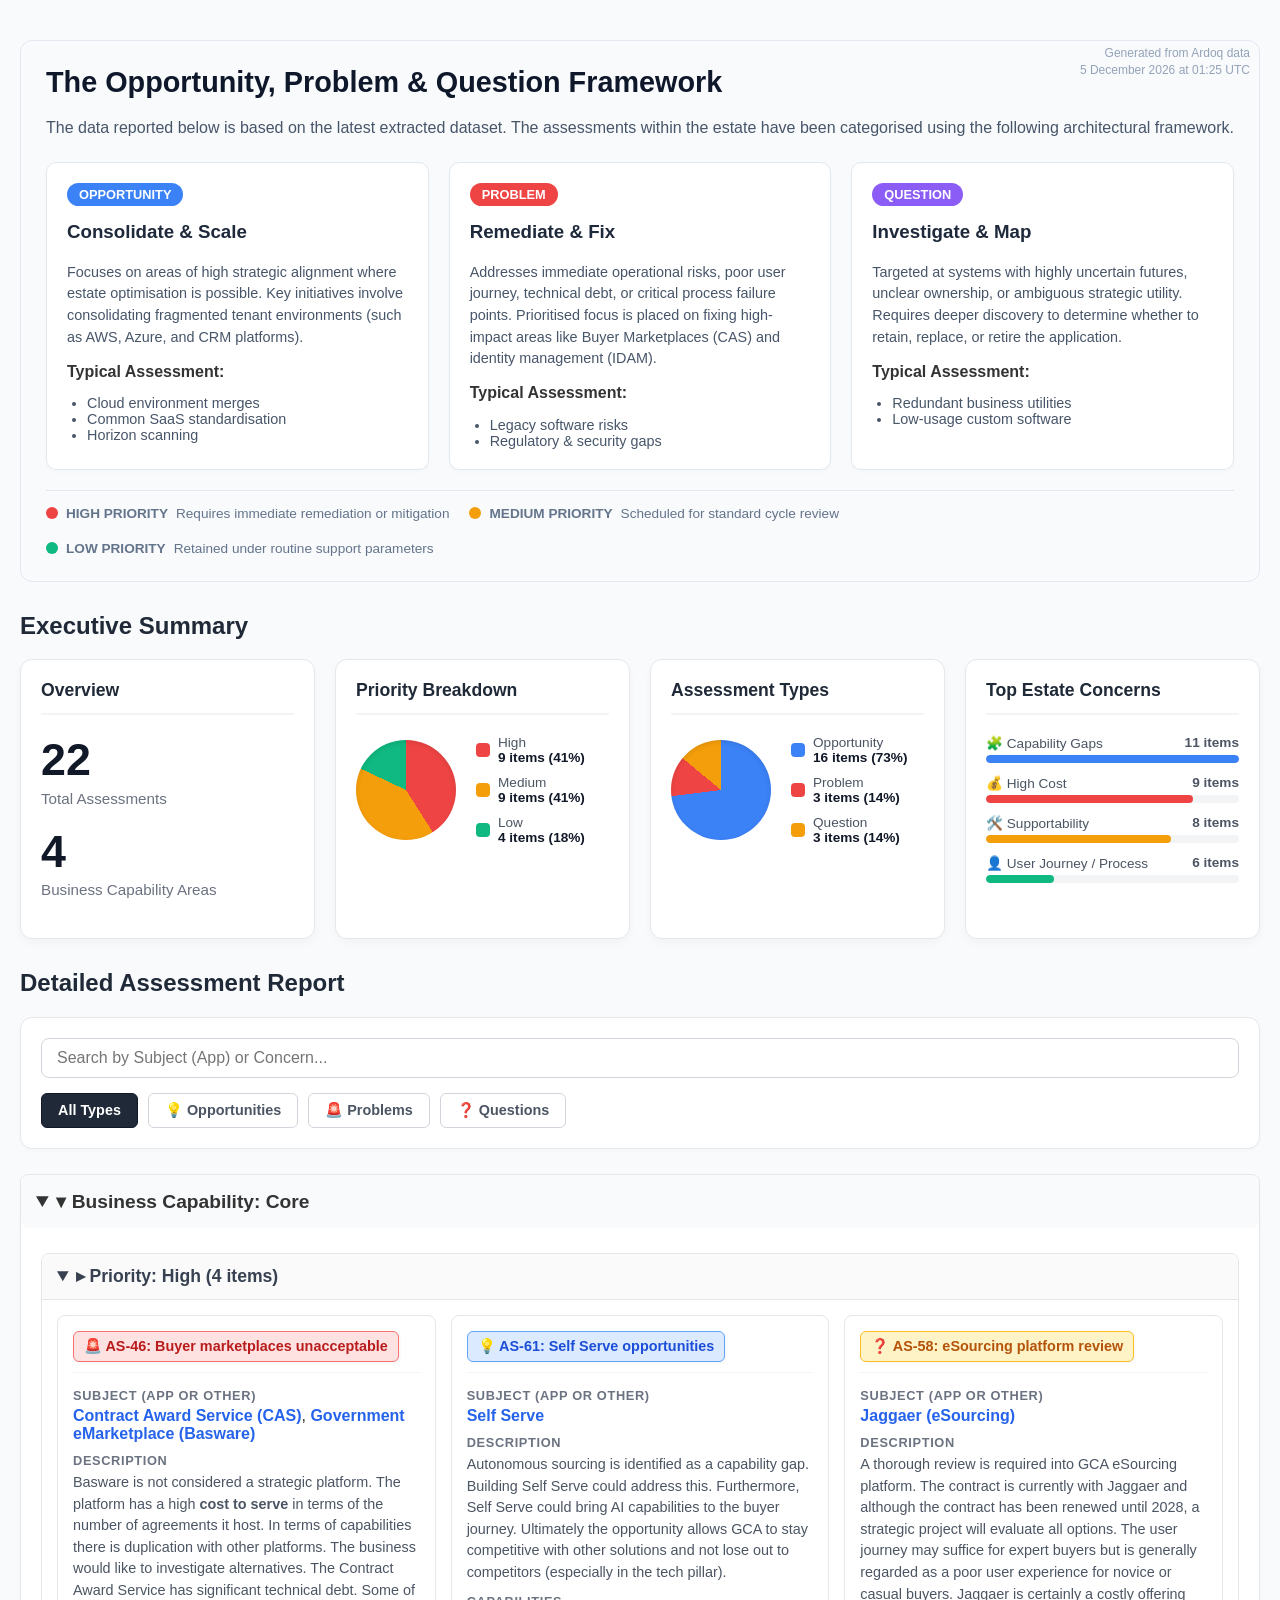
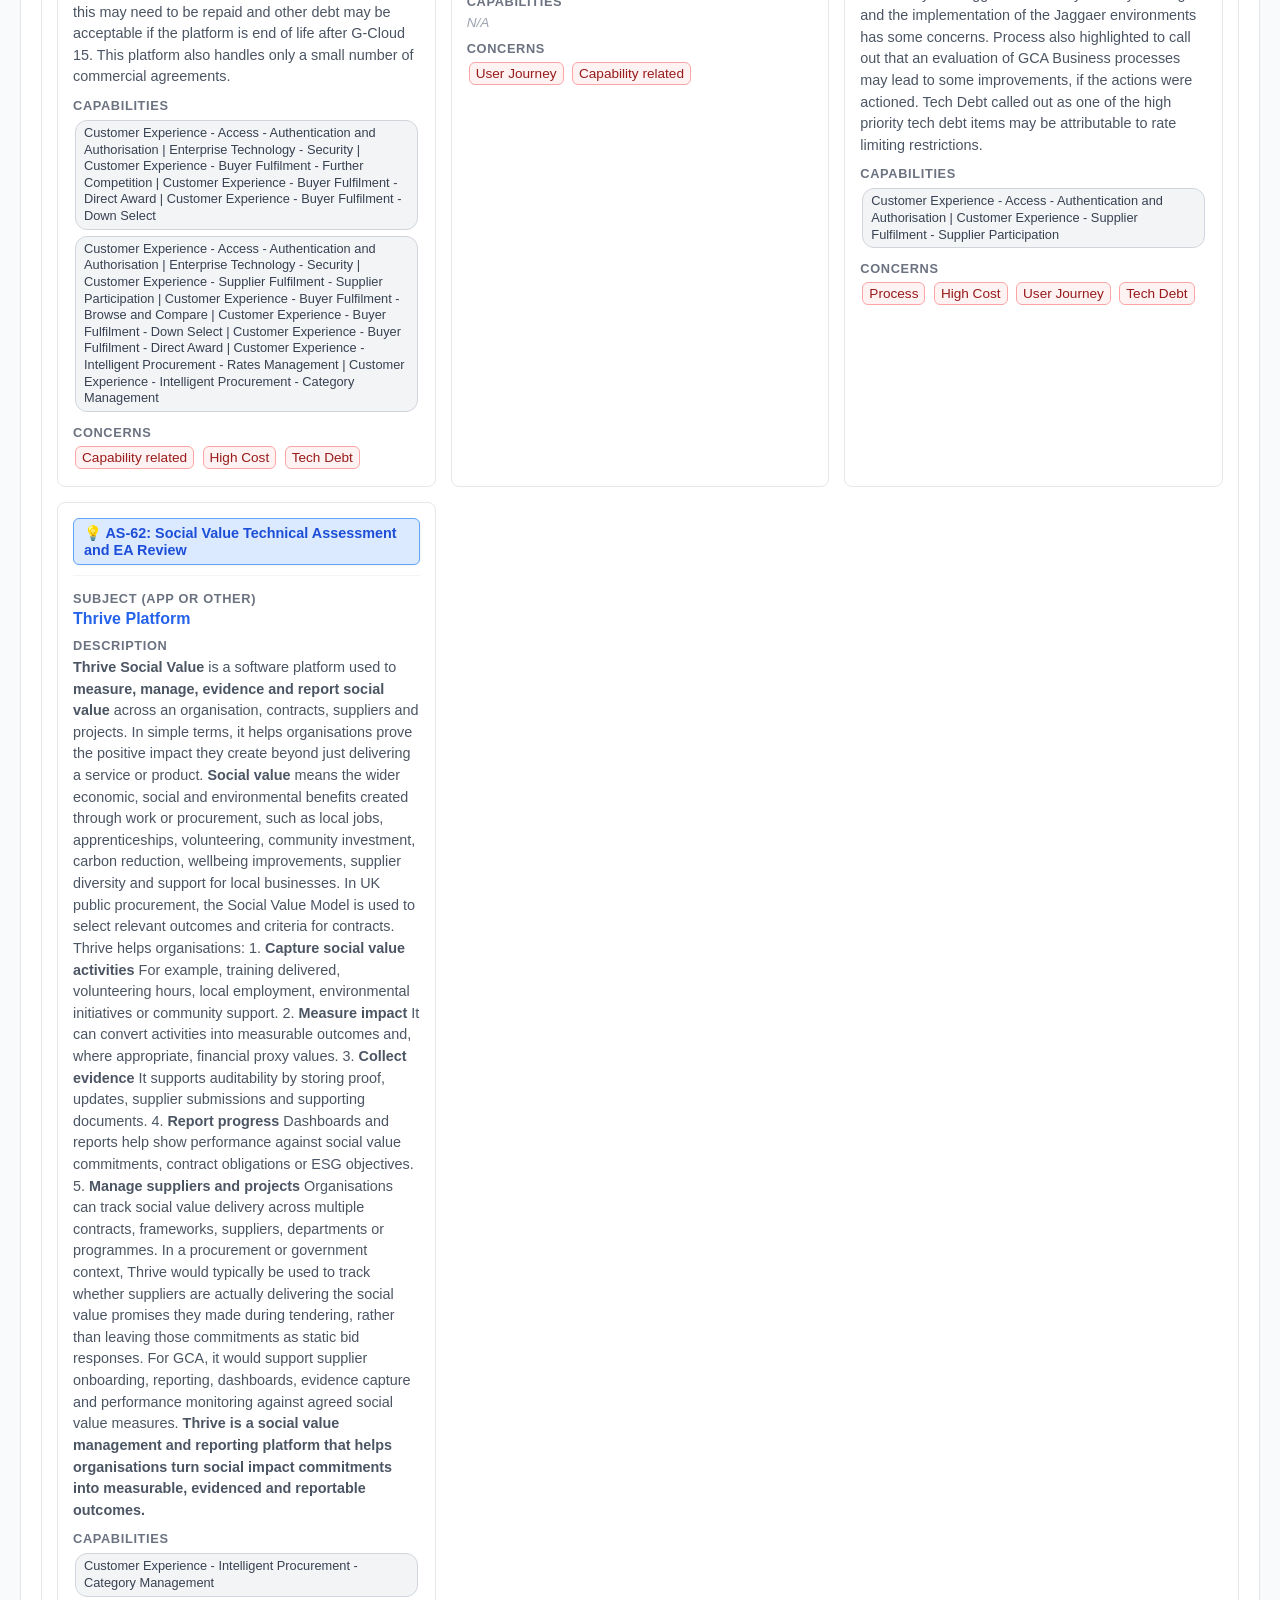
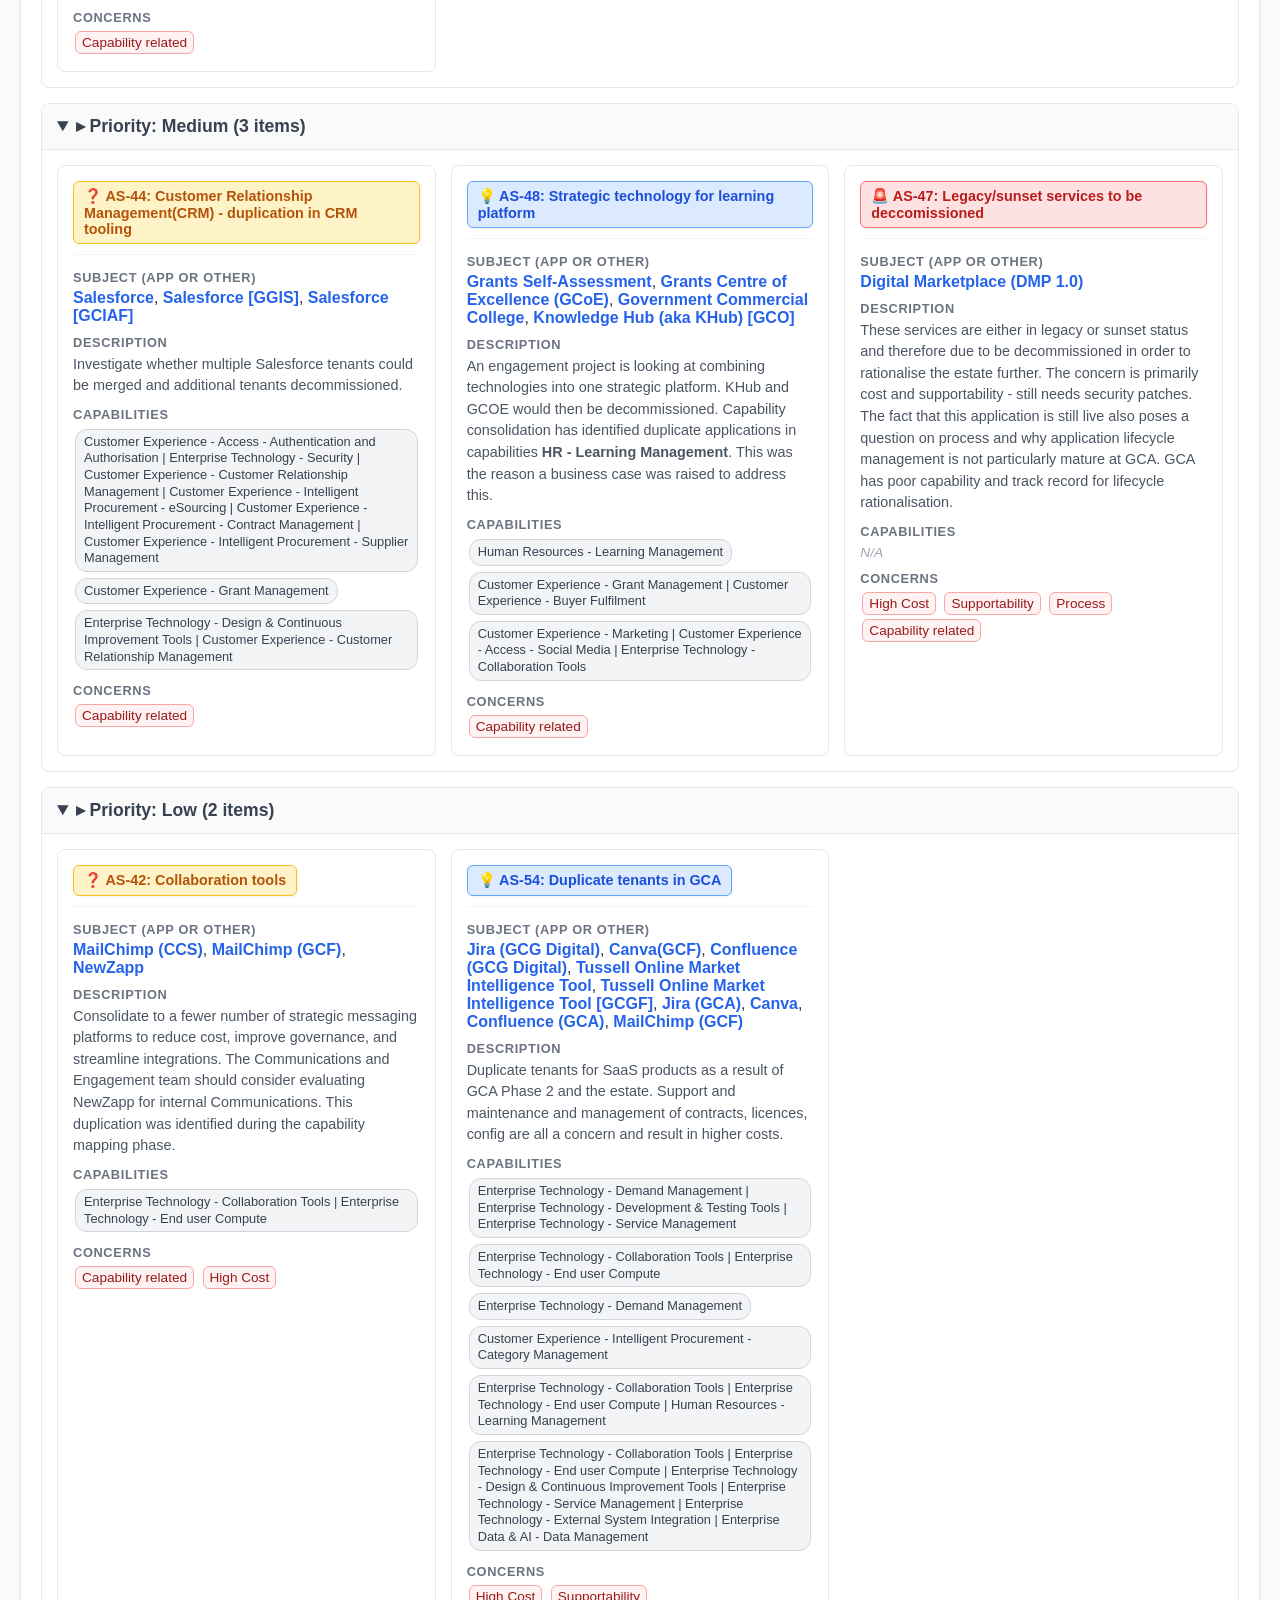
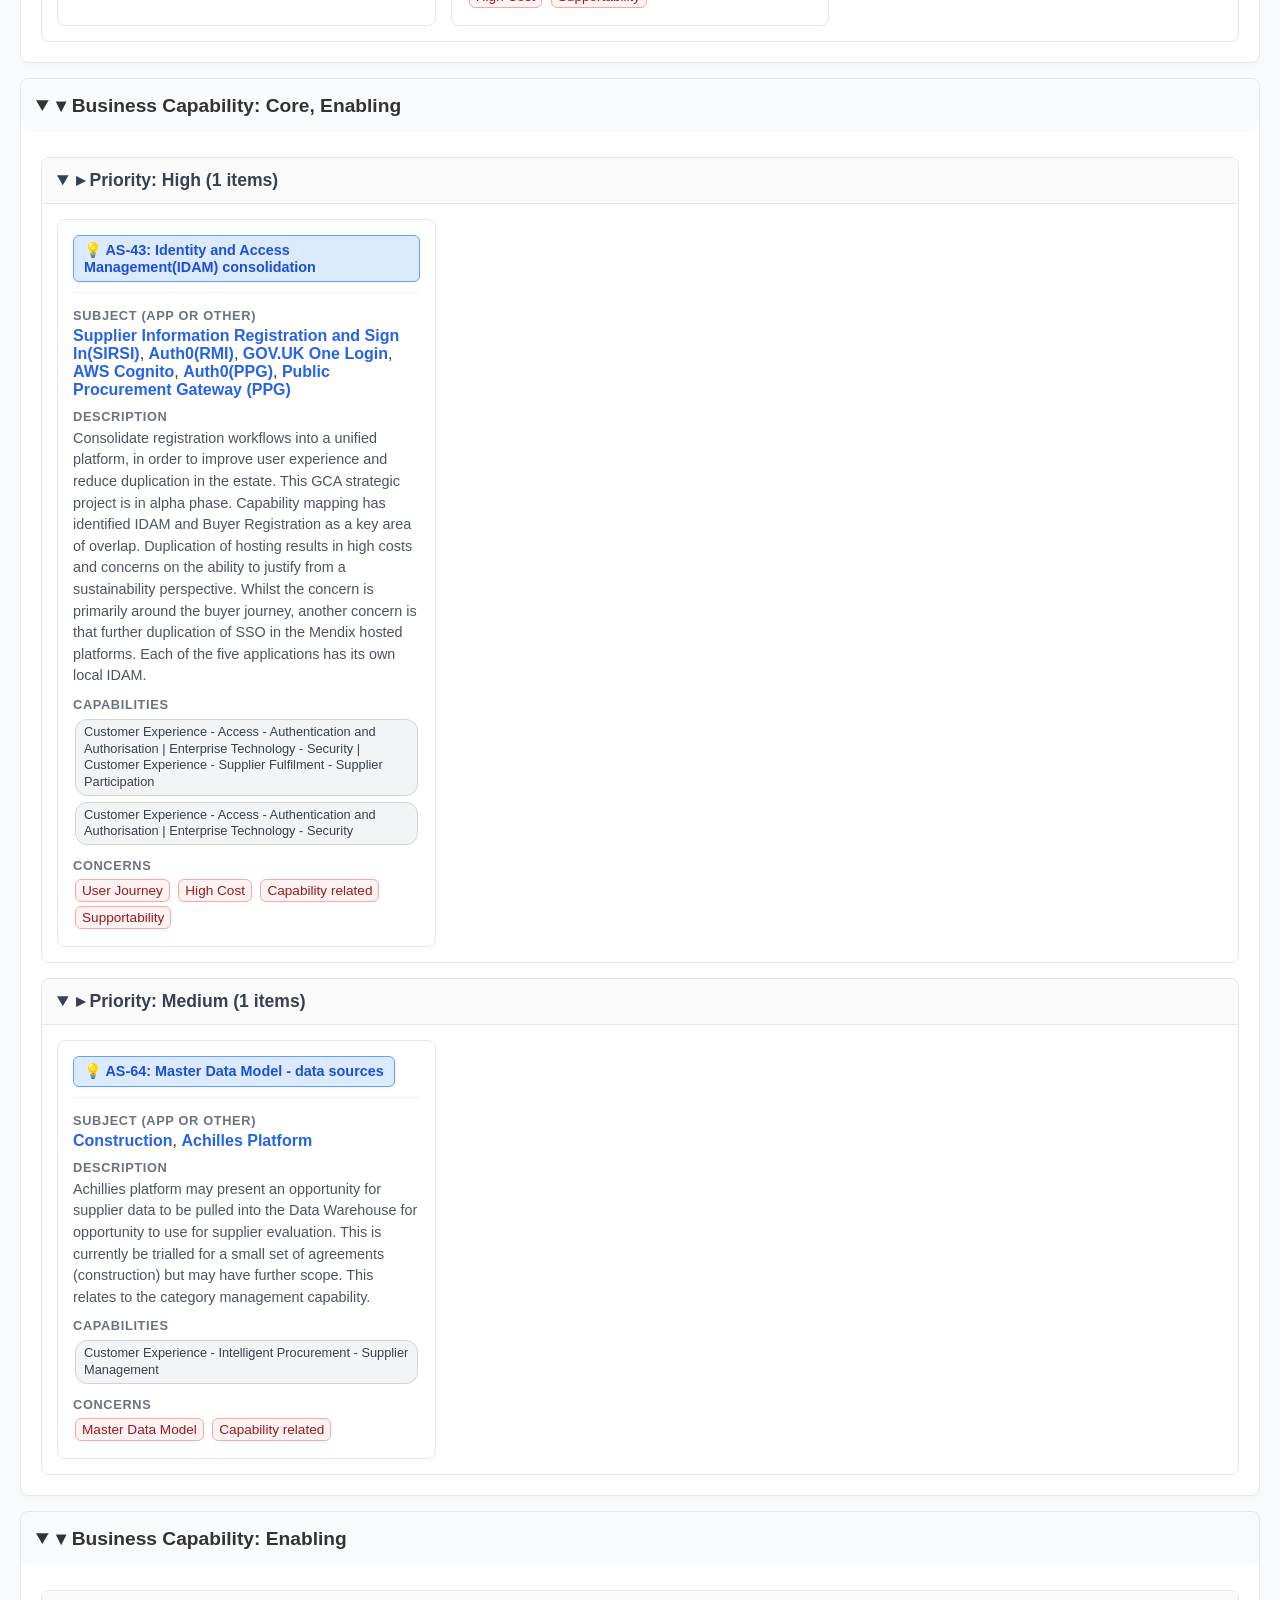
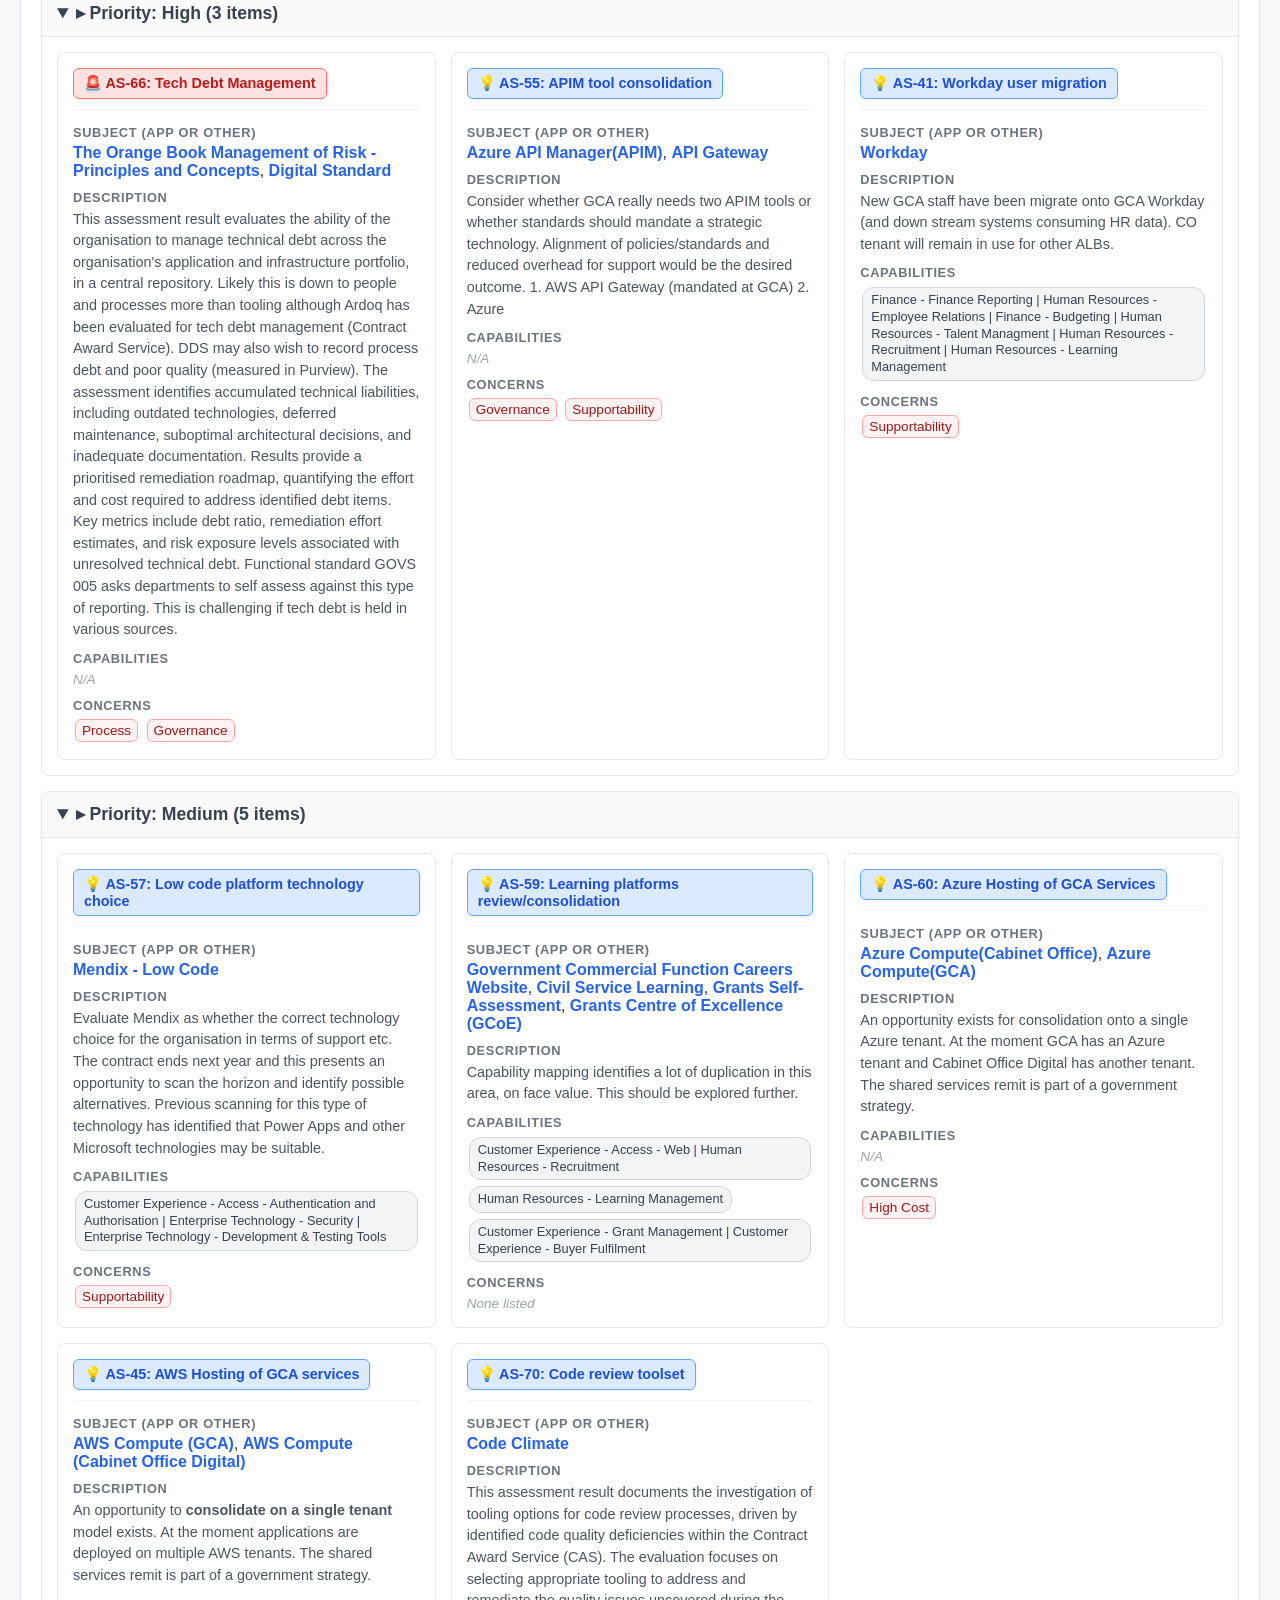
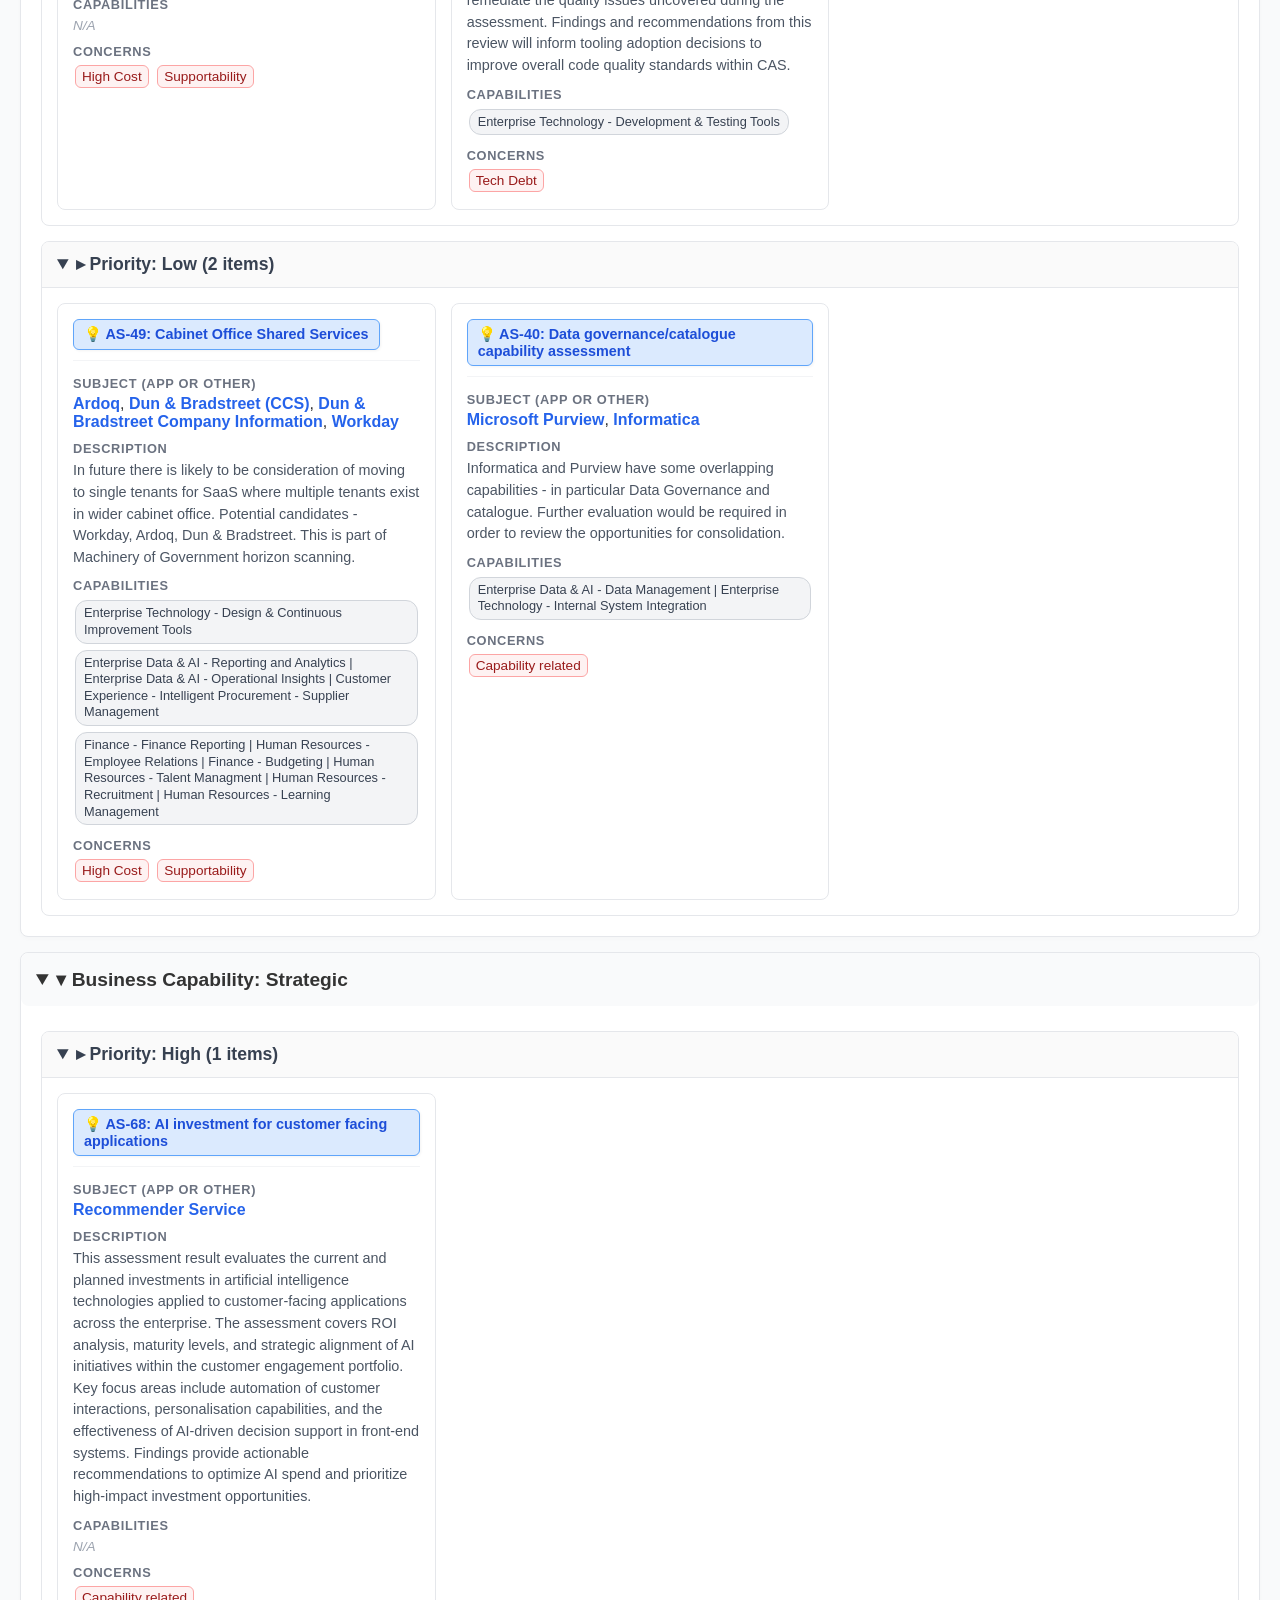
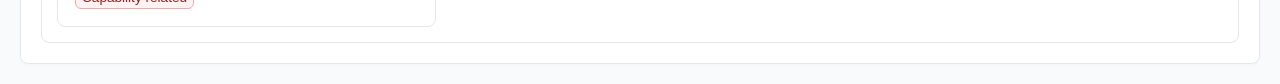
<file: HTML/capabilities_assessment_dashboard.html>
<!DOCTYPE html>
<html lang="en">
<head>
    <meta charset="UTF-8">
    <meta name="viewport" content="width=device-width, initial-scale=1.0">
    <title>Problem, Opportunities and Questions Dashboard</title>
    <style>
        body {
            background-color: #f9fafb;
            font-family: Arial, sans-serif;
            margin: 20px;
            color: #333;
            position: relative;
        }
        h1, h2, h3 { color: #1f2937; }
        
        .top-right-stamp {
            position: absolute;
            top: 5px;
            right: 10px;
            font-size: 0.75em;
            color: #94a3b8;
            text-align: right;
            line-height: 1.4;
        }

        .intro-container {
            background-color: #f8fafc;
            border: 1px solid #e2e8f0;
            border-radius: 12px;
            padding: 25px;
            margin-bottom: 30px;
            margin-top: 40px;
        }
        .intro-title {
            color: #0f172a;
            font-size: 1.8em;
            margin-top: 0;
            margin-bottom: 20px;
        }
        .framework-grid {
            display: grid;
            grid-template-columns: repeat(auto-fit, minmax(280px, 1fr));
            gap: 20px;
            margin-bottom: 20px;
        }
        .framework-card {
            background-color: #fff;
            border: 1px solid #e2e8f0;
            border-radius: 10px;
            padding: 20px;
            box-shadow: 0 2px 4px rgba(0,0,0,0.02);
        }
        .fw-badge {
            display: inline-block;
            padding: 4px 12px;
            border-radius: 12px;
            color: #fff;
            font-size: 0.8em;
            font-weight: bold;
            margin-bottom: 15px;
        }
        .fw-opp { background-color: #3b82f6; }
        .fw-prob { background-color: #ef4444; }
        .fw-ques { background-color: #8b5cf6; }
        
        .framework-card h3 { margin-top: 0; color: #1e293b; }
        .framework-card p { font-size: 0.9em; color: #475569; line-height: 1.5; }
        .framework-card ul { font-size: 0.9em; color: #475569; padding-left: 20px; margin-bottom: 0; }
        .priority-legend {
            display: flex; gap: 20px; flex-wrap: wrap; border-top: 1px solid #e2e8f0; padding-top: 15px; font-size: 0.85em;
        }
        .p-leg-item { display: flex; align-items: center; gap: 8px; color: #64748b;}
        .p-dot { width: 12px; height: 12px; border-radius: 50%; }
        .p-high { background-color: #ef4444; }
        .p-med { background-color: #f59e0b; }
        .p-low { background-color: #10b981; }

        .dashboard { display: flex; flex-wrap: wrap; gap: 20px; margin-bottom: 30px; }
        .info-card {
            border: 1px solid #e5e7eb; border-radius: 12px; padding: 20px; flex: 1; min-width: 250px;
            box-shadow: 0 4px 10px rgba(0,0,0,0.03); background-color: #fff;
        }
        .info-card h2 { margin-top: 0; font-size: 1.1em; border-bottom: 2px solid #f3f4f6; padding-bottom: 12px; margin-bottom: 20px; }
        .big-stat { font-size: 2.8em; font-weight: bold; color: #111827; margin: 10px 0 5px 0; line-height: 1.1; }
        .stat-desc { color: #6b7280; margin-bottom: 20px; font-size: 0.95em; font-weight: 500; }

        .chart-container { display: flex; align-items: center; gap: 20px; flex-wrap: wrap; }
        .pie-chart { width: 100px; height: 100px; border-radius: 50%; box-shadow: inset 0 2px 5px rgba(0,0,0,0.1); }
        .pie-priority { background: conic-gradient(#ef4444 0% 41%, #f59e0b 41% 82%, #10b981 82% 100%); }
        .pie-rating { background: conic-gradient(#3b82f6 0% 73%, #ef4444 73% 86%, #f59e0b 86% 100%); }

        .legend { display: flex; flex-direction: column; gap: 10px; }
        .legend-item { display: flex; align-items: center; font-size: 0.85em; color: #4b5563; }
        .legend-color { width: 14px; height: 14px; border-radius: 4px; margin-right: 8px; flex-shrink: 0; }
        .legend-text { display: flex; flex-direction: column; }
        .legend-count { font-weight: bold; color: #111827; }

        .color-high { background-color: #ef4444; }
        .color-med { background-color: #f59e0b; }
        .color-low { background-color: #10b981; }
        .color-opp { background-color: #3b82f6; }
        .color-prob { background-color: #ef4444; }
        .color-ques { background-color: #f59e0b; }

        .progress-list { display: flex; flex-direction: column; gap: 12px; }
        .progress-item { font-size: 0.85em; }
        .progress-label-row { display: flex; justify-content: space-between; margin-bottom: 4px; color: #4b5563; }
        .progress-bar-bg { background-color: #f3f4f6; border-radius: 4px; height: 8px; width: 100%; overflow: hidden; }
        .progress-bar-fill { height: 100%; border-radius: 4px; }
        .fill-cap { width: 100%; background-color: #3b82f6; }
        .fill-cost { width: 82%; background-color: #ef4444; }
        .fill-support { width: 73%; background-color: #f59e0b; }
        .fill-user { width: 27%; background-color: #10b981; }

        /* Search & Filter Controls */
        .controls-container {
            background-color: #fff;
            border: 1px solid #e5e7eb;
            border-radius: 12px;
            padding: 20px;
            margin-bottom: 25px;
            box-shadow: 0 2px 4px rgba(0,0,0,0.02);
            display: flex;
            flex-direction: column;
            gap: 15px;
        }
        
        .search-bar-row {
            display: flex;
            gap: 15px;
            align-items: center;
        }
        .search-bar-row input {
            flex: 1;
            padding: 10px 15px;
            border: 1px solid #d1d5db;
            border-radius: 8px;
            font-size: 1em;
            outline: none;
            transition: border-color 0.2s;
        }
        .search-bar-row input:focus {
            border-color: #3b82f6;
            box-shadow: 0 0 0 3px rgba(59,130,246,0.1);
        }

        .filter-tabs {
            display: flex;
            gap: 10px;
            flex-wrap: wrap;
        }
        .filter-tab {
            padding: 8px 16px;
            border: 1px solid #d1d5db;
            border-radius: 6px;
            cursor: pointer;
            background: #fff;
            font-weight: bold;
            color: #4b5563;
            transition: all 0.2s;
            font-size: 0.9em;
        }
        .filter-tab:hover { background: #f9fafb; border-color: #9ca3af; }
        .filter-tab.active { background-color: #1f2937; color: white; border-color: #111827; }

        details.bus-cap {
            margin-top: 15px; background-color: #fff; border: 1px solid #e5e7eb; border-radius: 8px; box-shadow: 0 2px 5px rgba(0,0,0,0.02);
        }
        summary.bus-cap-title {
            font-size: 1.2em; font-weight: bold; cursor: pointer; background-color: #f9fafb; padding: 15px; border-radius: 8px; outline: none;
        }
        summary.bus-cap-title:hover { background-color: #f3f4f6; }
        .bus-cap-content { padding: 10px 20px 20px 20px; }
        
        details.priority-group {
            margin-top: 15px; background-color: #fff; border: 1px solid #e5e7eb; border-radius: 8px; overflow: hidden;
        }
        .outline-high { border-left: 6px solid #ef4444; }
        .outline-medium { border-left: 6px solid #f59e0b; }
        .outline-low { border-left: 6px solid #10b981; }

        summary.priority-title {
            font-size: 1.1em; font-weight: bold; color: #374151; cursor: pointer; padding: 12px 15px; background-color: #fafafa; border-bottom: 1px solid #e5e7eb; outline: none;
        }
        summary.priority-title:hover { background-color: #f3f4f6; color: #000; }
        .priority-content { padding: 15px; }

        .card-grid {
            display: grid; grid-template-columns: repeat(auto-fill, minmax(320px, 1fr)); gap: 15px;
        }
        
        .assessment-card {
            background-color: #fff; border: 1px solid #e5e7eb; border-radius: 8px; padding: 15px; transition: all 0.2s ease-in-out; display: flex; flex-direction: column; gap: 10px;
        }
        .assessment-card:hover {
            box-shadow: 0 4px 12px rgba(0,0,0,0.05); border-color: #d1d5db; transform: translateY(-2px);
        }

        .card-header {
            display: flex; justify-content: space-between; align-items: flex-start; border-bottom: 1px solid #f3f4f6; padding-bottom: 10px; margin-bottom: 5px; gap: 10px;
        }
        .card-section {
            display: flex; flex-direction: column; gap: 4px;
        }
        .card-label {
            font-size: 0.8em; text-transform: uppercase; color: #6b7280; font-weight: bold; letter-spacing: 0.05em;
        }

        .app-link { color: #2563eb; text-decoration: none; font-weight: bold; }
        .app-link:hover { text-decoration: underline; }
        
        .assessment-tile {
            display: inline-block; padding: 6px 10px; border-radius: 6px; font-weight: bold; font-size: 0.9em; box-shadow: 1px 1px 3px rgba(0,0,0,0.05); white-space: normal;
        }
        .tile-problem { background-color: #fee2e2; color: #b91c1c; border: 1px solid #f87171; }
        .tile-opportunity { background-color: #dbeafe; color: #1d4ed8; border: 1px solid #60a5fa; }
        .tile-question { background-color: #fef3c7; color: #b45309; border: 1px solid #fbbf24; }
        
        .dig-cap-label {
            display: inline-block; background-color: #f3f4f6; border: 1px solid #d1d5db; color: #374151; padding: 4px 8px; margin: 3px 2px; border-radius: 12px; font-size: 0.8em; line-height: 1.3;
        }
        .concern-label {
            display: inline-block; background-color: #fef2f2; border: 1px solid #fca5a5; color: #991b1b; padding: 3px 6px; margin: 2px 2px; border-radius: 6px; font-size: 0.85em; font-weight: 500;
        }
        .no-caps { color: #9ca3af; font-style: italic; font-size: 0.85em; }
        .description-text { font-size: 0.9em; color: #4b5563; line-height: 1.5; }
        
        .hidden { display: none !important; }
    </style>
</head>
<body>

    <div class="top-right-stamp" id="timestamp">
        Generated from Ardoq data<br>
    </div>

    <!-- Intro section based on the image -->
    <div class="intro-container">
        <h1 class="intro-title">The Opportunity, Problem & Question Framework</h1>
        <p style="color: #475569; margin-bottom: 25px;">The data reported below is based on the latest extracted dataset. The assessments within the estate have been categorised using the following architectural framework.</p>
        
        <div class="framework-grid">
            <div class="framework-card">
                <div class="fw-badge fw-opp">OPPORTUNITY</div>
                <h3>Consolidate & Scale</h3>
                <p>Focuses on areas of high strategic alignment where estate optimisation is possible. Key initiatives involve consolidating fragmented tenant environments (such as AWS, Azure, and CRM platforms).</p>
                <strong>Typical Assessment:</strong>
                <ul>
                    <li>Cloud environment merges</li>
                    <li>Common SaaS standardisation</li>
                    <li>Horizon scanning</li>
                </ul>
            </div>
            
            <div class="framework-card">
                <div class="fw-badge fw-prob">PROBLEM</div>
                <h3>Remediate & Fix</h3>
                <p>Addresses immediate operational risks, poor user journey, technical debt, or critical process failure points. Prioritised focus is placed on fixing high-impact areas like Buyer Marketplaces (CAS) and identity management (IDAM).</p>
                <strong>Typical Assessment:</strong>
                <ul>
                    <li>Legacy software risks</li>
                    <li>Regulatory & security gaps</li>
                </ul>
            </div>
            
            <div class="framework-card">
                <div class="fw-badge fw-ques">QUESTION</div>
                <h3>Investigate & Map</h3>
                <p>Targeted at systems with highly uncertain futures, unclear ownership, or ambiguous strategic utility. Requires deeper discovery to determine whether to retain, replace, or retire the application.</p>
                <strong>Typical Assessment:</strong>
                <ul>
                    <li>Redundant business utilities</li>
                    <li>Low-usage custom software</li>
                </ul>
            </div>
        </div>
        
        <div class="priority-legend">
            <div class="p-leg-item"><div class="p-dot p-high"></div> <strong>HIGH PRIORITY</strong> Requires immediate remediation or mitigation</div>
            <div class="p-leg-item"><div class="p-dot p-med"></div> <strong>MEDIUM PRIORITY</strong> Scheduled for standard cycle review</div>
            <div class="p-leg-item"><div class="p-dot p-low"></div> <strong>LOW PRIORITY</strong> Retained under routine support parameters</div>
        </div>
    </div>

    <h2>Executive Summary</h2>

    <div class="dashboard">
        <!-- Overview Stats -->
        <div class="info-card">
            <h2>Overview</h2>
            <div class="big-stat">22</div>
            <div class="stat-desc">Total Assessments</div>
            <div class="big-stat">4</div>
            <div class="stat-desc">Business Capability Areas</div>
        </div>

        <!-- Priorities Pie -->
        <div class="info-card">
            <h2>Priority Breakdown</h2>
            <div class="chart-container">
                <div class="pie-chart pie-priority"></div>
                <div class="legend">
                    <div class="legend-item"><div class="legend-color color-high"></div><div class="legend-text"><span>High</span><span class="legend-count">9 items (41%)</span></div></div>
                    <div class="legend-item"><div class="legend-color color-med"></div><div class="legend-text"><span>Medium</span><span class="legend-count">9 items (41%)</span></div></div>
                    <div class="legend-item"><div class="legend-color color-low"></div><div class="legend-text"><span>Low</span><span class="legend-count">4 items (18%)</span></div></div>
                </div>
            </div>
        </div>

        <!-- Rating Pie -->
        <div class="info-card">
            <h2>Assessment Types</h2>
            <div class="chart-container">
                <div class="pie-chart pie-rating"></div>
                <div class="legend">
                    <div class="legend-item"><div class="legend-color color-opp"></div><div class="legend-text"><span>Opportunity</span><span class="legend-count">16 items (73%)</span></div></div>
                    <div class="legend-item"><div class="legend-color color-prob"></div><div class="legend-text"><span>Problem</span><span class="legend-count">3 items (14%)</span></div></div>
                    <div class="legend-item"><div class="legend-color color-ques"></div><div class="legend-text"><span>Question</span><span class="legend-count">3 items (14%)</span></div></div>
                </div>
            </div>
        </div>

        <!-- Estate Concerns Progress Bars -->
        <div class="info-card">
            <h2>Top Estate Concerns</h2>
            <div class="progress-list">
                <div class="progress-item">
                    <div class="progress-label-row"><span>🧩 Capability Gaps</span><strong>11 items</strong></div>
                    <div class="progress-bar-bg"><div class="progress-bar-fill fill-cap"></div></div>
                </div>
                <div class="progress-item">
                    <div class="progress-label-row"><span>💰 High Cost</span><strong>9 items</strong></div>
                    <div class="progress-bar-bg"><div class="progress-bar-fill fill-cost"></div></div>
                </div>
                <div class="progress-item">
                    <div class="progress-label-row"><span>🛠️ Supportability</span><strong>8 items</strong></div>
                    <div class="progress-bar-bg"><div class="progress-bar-fill fill-support"></div></div>
                </div>
                <div class="progress-item">
                    <div class="progress-label-row"><span>👤 User Journey / Process</span><strong>6 items</strong></div>
                    <div class="progress-bar-bg"><div class="progress-bar-fill fill-user"></div></div>
                </div>
            </div>
        </div>
    </div>

    <h2>Detailed Assessment Report</h2>
    
    <div class="controls-container">
        <div class="search-bar-row">
            <input type="text" id="searchInput" placeholder="Search by Subject (App) or Concern..." onkeyup="filterCards()">
        </div>
        <div class="filter-tabs">
            <button class="filter-tab active" onclick="setTabFilter('all', this)">All Types</button>
            <button class="filter-tab" onclick="setTabFilter('opportunity', this)">💡 Opportunities</button>
            <button class="filter-tab" onclick="setTabFilter('problem', this)">🚨 Problems</button>
            <button class="filter-tab" onclick="setTabFilter('question', this)">❓ Questions</button>
        </div>
    </div>

    <div class="nested-report" id="reportContainer">
        
            <details class="bus-cap" open>
                <summary class="bus-cap-title">
                    &#9662; Business Capability: Core
                </summary>
                <div class="bus-cap-content">

                    <details class="priority-group outline-high" open>
                        <summary class="priority-title">&#9656; Priority: High (4 items)</summary>
                        <div class="priority-content">
                            <div class="card-grid">

                                <div class="assessment-card" data-rating="problem">
                                    <div class="card-header">
                                        <span class="assessment-tile tile-problem">🚨 AS-46: Buyer marketplaces unacceptable</span>
                                    </div>
                                    <div class="card-section">
                                        <span class="card-label">SUBJECT (App or other)</span>
                                        <div class="subject-container"><a href="https://gca.ardoq.com/app/component-overview/a245d8821155c8f7ac96d103" target="_blank" class="app-link subject-item">Contract Award Service (CAS)</a>, <a href="https://gca.ardoq.com/app/component-overview/d9eb9dfe1e2780a02b472698" target="_blank" class="app-link subject-item">Government eMarketplace (Basware)</a></div>
                                    </div>
                                    <div class="card-section">
                                        <span class="card-label">Description</span>
                                        <div class="description-text">Basware is not considered a strategic platform. The platform has a high <strong>cost to serve</strong> in terms of the number of agreements it host. In terms of capabilities there is duplication with other platforms. The business would like to investigate alternatives.

The Contract Award Service has significant technical debt. Some of this may need to be repaid and other debt may be acceptable if the platform is end of life after G-Cloud 15. This platform also handles only a small number of commercial agreements.</div>
                                    </div>
                                    <div class="card-section">
                                        <span class="card-label">Capabilities</span>
                                        <div><span class="dig-cap-label">Customer Experience - Access - Authentication and Authorisation | Enterprise Technology - Security | Customer Experience - Buyer Fulfilment - Further Competition | Customer Experience - Buyer Fulfilment - Direct Award | Customer Experience - Buyer Fulfilment - Down Select</span> <span class="dig-cap-label">Customer Experience - Access - Authentication and Authorisation | Enterprise Technology - Security | Customer Experience - Supplier Fulfilment - Supplier Participation | Customer Experience - Buyer Fulfilment - Browse and Compare | Customer Experience - Buyer Fulfilment - Down Select | Customer Experience - Buyer Fulfilment - Direct Award | Customer Experience - Intelligent Procurement - Rates Management | Customer Experience - Intelligent Procurement - Category Management</span></div>
                                    </div>
                                    <div class="card-section">
                                        <span class="card-label">Concerns</span>
                                        <div class="concern-container"><span class="concern-label concern-item">Capability related</span> <span class="concern-label concern-item">High Cost</span> <span class="concern-label concern-item">Tech Debt</span></div>
                                    </div>
                                </div>

                                <div class="assessment-card" data-rating="opportunity">
                                    <div class="card-header">
                                        <span class="assessment-tile tile-opportunity">💡 AS-61: Self Serve opportunities</span>
                                    </div>
                                    <div class="card-section">
                                        <span class="card-label">SUBJECT (App or other)</span>
                                        <div class="subject-container"><a href="https://gca.ardoq.com/app/component-overview/090a649f9e326c4cd851435e" target="_blank" class="app-link subject-item">Self Serve</a></div>
                                    </div>
                                    <div class="card-section">
                                        <span class="card-label">Description</span>
                                        <div class="description-text">Autonomous sourcing is identified as a capability gap. Building Self Serve could address this. Furthermore, Self Serve could bring AI capabilities to the buyer journey. Ultimately the opportunity allows GCA to stay competitive with other solutions and not lose out to competitors (especially in the tech pillar).</div>
                                    </div>
                                    <div class="card-section">
                                        <span class="card-label">Capabilities</span>
                                        <div><span class="no-caps">N/A</span></div>
                                    </div>
                                    <div class="card-section">
                                        <span class="card-label">Concerns</span>
                                        <div class="concern-container"><span class="concern-label concern-item">User Journey</span> <span class="concern-label concern-item">Capability related</span></div>
                                    </div>
                                </div>

                                <div class="assessment-card" data-rating="question">
                                    <div class="card-header">
                                        <span class="assessment-tile tile-question">❓ AS-58: eSourcing platform review</span>
                                    </div>
                                    <div class="card-section">
                                        <span class="card-label">SUBJECT (App or other)</span>
                                        <div class="subject-container"><a href="https://gca.ardoq.com/app/component-overview/d7b85d55983af5ca93d02704" target="_blank" class="app-link subject-item">Jaggaer (eSourcing)</a></div>
                                    </div>
                                    <div class="card-section">
                                        <span class="card-label">Description</span>
                                        <div class="description-text">A thorough review is required into GCA eSourcing platform. The contract is currently with Jaggaer and although the contract has been renewed until 2028, a strategic project will evaluate all options.

The user journey may suffice for expert buyers but is generally regarded as a poor user experience for novice or casual buyers. Jaggaer is certainly a costly offering and the implementation of the Jaggaer environments has some concerns. Process also highlighted to call out that an evaluation of GCA Business processes may lead to some improvements, if the actions were actioned. Tech Debt called out as one of the high priority tech debt items may be attributable to rate limiting restrictions.</div>
                                    </div>
                                    <div class="card-section">
                                        <span class="card-label">Capabilities</span>
                                        <div><span class="dig-cap-label">Customer Experience - Access - Authentication and Authorisation | Customer Experience - Supplier Fulfilment - Supplier Participation</span></div>
                                    </div>
                                    <div class="card-section">
                                        <span class="card-label">Concerns</span>
                                        <div class="concern-container"><span class="concern-label concern-item">Process</span> <span class="concern-label concern-item">High Cost</span> <span class="concern-label concern-item">User Journey</span> <span class="concern-label concern-item">Tech Debt</span></div>
                                    </div>
                                </div>

                                <div class="assessment-card" data-rating="opportunity">
                                    <div class="card-header">
                                        <span class="assessment-tile tile-opportunity">💡 AS-62: Social Value Technical Assessment and EA Review</span>
                                    </div>
                                    <div class="card-section">
                                        <span class="card-label">SUBJECT (App or other)</span>
                                        <div class="subject-container"><a href="https://gca.ardoq.com/app/component-overview/911cb672a5b9ccb6be2b065b" target="_blank" class="app-link subject-item">Thrive Platform</a></div>
                                    </div>
                                    <div class="card-section">
                                        <span class="card-label">Description</span>
                                        <div class="description-text"><strong>Thrive Social Value</strong> is a software platform used to <strong>measure, manage, evidence and report social value</strong> across an organisation, contracts, suppliers and projects. In simple terms, it helps organisations prove the positive impact they create beyond just delivering a service or product.

<strong>Social value</strong> means the wider economic, social and environmental benefits created through work or procurement, such as local jobs, apprenticeships, volunteering, community investment, carbon reduction, wellbeing improvements, supplier diversity and support for local businesses. In UK public procurement, the Social Value Model is used to select relevant outcomes and criteria for contracts.

Thrive helps organisations:

1.  <strong>Capture social value activities</strong>  
For example, training delivered, volunteering hours, local employment, environmental initiatives or community support.

2.  <strong>Measure impact</strong>  
It can convert activities into measurable outcomes and, where appropriate, financial proxy values.

3.  <strong>Collect evidence</strong>  
It supports auditability by storing proof, updates, supplier submissions and supporting documents.

4.  <strong>Report progress</strong>  
Dashboards and reports help show performance against social value commitments, contract obligations or ESG objectives.

5.  <strong>Manage suppliers and projects</strong>  
Organisations can track social value delivery across multiple contracts, frameworks, suppliers, departments or programmes.

In a procurement or government context, Thrive would typically be used to track whether suppliers are actually delivering the social value promises they made during tendering, rather than leaving those commitments as static bid responses. For GCA, it would support supplier onboarding, reporting, dashboards, evidence capture and performance monitoring against agreed social value measures.

<strong>Thrive is a social value management and reporting platform that helps organisations turn social impact commitments into measurable, evidenced and reportable outcomes.</strong></div>
                                    </div>
                                    <div class="card-section">
                                        <span class="card-label">Capabilities</span>
                                        <div><span class="dig-cap-label">Customer Experience - Intelligent Procurement - Category Management</span></div>
                                    </div>
                                    <div class="card-section">
                                        <span class="card-label">Concerns</span>
                                        <div class="concern-container"><span class="concern-label concern-item">Capability related</span></div>
                                    </div>
                                </div>

                            </div>
                        </div>
                    </details>

                    <details class="priority-group outline-medium" open>
                        <summary class="priority-title">&#9656; Priority: Medium (3 items)</summary>
                        <div class="priority-content">
                            <div class="card-grid">

                                <div class="assessment-card" data-rating="question">
                                    <div class="card-header">
                                        <span class="assessment-tile tile-question">❓ AS-44: Customer Relationship Management(CRM) -  duplication in CRM tooling</span>
                                    </div>
                                    <div class="card-section">
                                        <span class="card-label">SUBJECT (App or other)</span>
                                        <div class="subject-container"><a href="https://gca.ardoq.com/app/component-overview/8b165ce8bd833398ad28ab43" target="_blank" class="app-link subject-item">Salesforce</a>, <a href="https://gca.ardoq.com/app/component-overview/171ef727a4198f82205c09a5" target="_blank" class="app-link subject-item">Salesforce [GGIS]</a>, <a href="https://gca.ardoq.com/app/component-overview/3bf6969affe24c5b363eb346" target="_blank" class="app-link subject-item">Salesforce [GCIAF]</a></div>
                                    </div>
                                    <div class="card-section">
                                        <span class="card-label">Description</span>
                                        <div class="description-text">Investigate whether multiple Salesforce tenants could be merged and additional tenants decommissioned.</div>
                                    </div>
                                    <div class="card-section">
                                        <span class="card-label">Capabilities</span>
                                        <div><span class="dig-cap-label">Customer Experience - Access - Authentication and Authorisation | Enterprise Technology - Security | Customer Experience - Customer Relationship Management | Customer Experience - Intelligent Procurement - eSourcing | Customer Experience - Intelligent Procurement - Contract Management | Customer Experience - Intelligent Procurement - Supplier Management</span> <span class="dig-cap-label">Customer Experience - Grant Management</span> <span class="dig-cap-label">Enterprise Technology - Design &amp; Continuous Improvement Tools | Customer Experience - Customer Relationship Management</span></div>
                                    </div>
                                    <div class="card-section">
                                        <span class="card-label">Concerns</span>
                                        <div class="concern-container"><span class="concern-label concern-item">Capability related</span></div>
                                    </div>
                                </div>

                                <div class="assessment-card" data-rating="opportunity">
                                    <div class="card-header">
                                        <span class="assessment-tile tile-opportunity">💡 AS-48: Strategic technology for learning platform</span>
                                    </div>
                                    <div class="card-section">
                                        <span class="card-label">SUBJECT (App or other)</span>
                                        <div class="subject-container"><a href="https://gca.ardoq.com/app/component-overview/c5b033e5842eed40f41364db" target="_blank" class="app-link subject-item">Grants Self-Assessment</a>, <a href="https://gca.ardoq.com/app/component-overview/56cd2e04126dca97abc981fa" target="_blank" class="app-link subject-item">Grants Centre of Excellence (GCoE)</a>, <a href="https://gca.ardoq.com/app/component-overview/06e1874e62e54635905bfe00" target="_blank" class="app-link subject-item">Government Commercial College</a>, <a href="https://gca.ardoq.com/app/component-overview/95c32b5316d31b63ebd57bcf" target="_blank" class="app-link subject-item">Knowledge Hub (aka KHub) [GCO]</a></div>
                                    </div>
                                    <div class="card-section">
                                        <span class="card-label">Description</span>
                                        <div class="description-text">An engagement project is looking at combining technologies into one strategic platform. KHub and GCOE would then be decommissioned. Capability consolidation has identified duplicate applications in capabilities <strong>HR - Learning Management</strong>. This was the reason a business case was raised to address this.</div>
                                    </div>
                                    <div class="card-section">
                                        <span class="card-label">Capabilities</span>
                                        <div><span class="dig-cap-label">Human Resources - Learning Management</span> <span class="dig-cap-label">Customer Experience - Grant Management | Customer Experience - Buyer Fulfilment</span> <span class="dig-cap-label">Customer Experience - Marketing | Customer Experience - Access - Social Media | Enterprise Technology - Collaboration Tools</span></div>
                                    </div>
                                    <div class="card-section">
                                        <span class="card-label">Concerns</span>
                                        <div class="concern-container"><span class="concern-label concern-item">Capability related</span></div>
                                    </div>
                                </div>

                                <div class="assessment-card" data-rating="problem">
                                    <div class="card-header">
                                        <span class="assessment-tile tile-problem">🚨 AS-47: Legacy/sunset services to be deccomissioned</span>
                                    </div>
                                    <div class="card-section">
                                        <span class="card-label">SUBJECT (App or other)</span>
                                        <div class="subject-container"><a href="https://gca.ardoq.com/app/component-overview/528ecd642986266d27a6e593" target="_blank" class="app-link subject-item">Digital Marketplace (DMP 1.0)</a></div>
                                    </div>
                                    <div class="card-section">
                                        <span class="card-label">Description</span>
                                        <div class="description-text">These services are either in legacy or sunset status and therefore due to be decommissioned in order to rationalise the estate further.

The concern is primarily cost and supportability - still needs security patches. The fact that this application is still live also poses a question on process and why application lifecycle management is not particularly mature at GCA. GCA has poor capability and track record for lifecycle rationalisation.</div>
                                    </div>
                                    <div class="card-section">
                                        <span class="card-label">Capabilities</span>
                                        <div><span class="no-caps">N/A</span></div>
                                    </div>
                                    <div class="card-section">
                                        <span class="card-label">Concerns</span>
                                        <div class="concern-container"><span class="concern-label concern-item">High Cost</span> <span class="concern-label concern-item">Supportability</span> <span class="concern-label concern-item">Process</span> <span class="concern-label concern-item">Capability related</span></div>
                                    </div>
                                </div>

                            </div>
                        </div>
                    </details>

                    <details class="priority-group outline-low" open>
                        <summary class="priority-title">&#9656; Priority: Low (2 items)</summary>
                        <div class="priority-content">
                            <div class="card-grid">

                                <div class="assessment-card" data-rating="question">
                                    <div class="card-header">
                                        <span class="assessment-tile tile-question">❓ AS-42: Collaboration tools</span>
                                    </div>
                                    <div class="card-section">
                                        <span class="card-label">SUBJECT (App or other)</span>
                                        <div class="subject-container"><a href="https://gca.ardoq.com/app/component-overview/66ff8dd2e2d2d0da94200063" target="_blank" class="app-link subject-item">MailChimp (CCS)</a>, <a href="https://gca.ardoq.com/app/component-overview/99240b82b1ff41be7be0167e" target="_blank" class="app-link subject-item">MailChimp (GCF)</a>, <a href="https://gca.ardoq.com/app/component-overview/9c5fbdc7765be8e47c3af93a" target="_blank" class="app-link subject-item">NewZapp</a></div>
                                    </div>
                                    <div class="card-section">
                                        <span class="card-label">Description</span>
                                        <div class="description-text">Consolidate to a fewer number of strategic messaging platforms to reduce cost, improve governance, and streamline integrations. The Communications and Engagement team should consider evaluating NewZapp for internal Communications. This duplication was identified during the capability mapping phase.</div>
                                    </div>
                                    <div class="card-section">
                                        <span class="card-label">Capabilities</span>
                                        <div><span class="dig-cap-label">Enterprise Technology - Collaboration Tools | Enterprise Technology - End user Compute</span></div>
                                    </div>
                                    <div class="card-section">
                                        <span class="card-label">Concerns</span>
                                        <div class="concern-container"><span class="concern-label concern-item">Capability related</span> <span class="concern-label concern-item">High Cost</span></div>
                                    </div>
                                </div>

                                <div class="assessment-card" data-rating="opportunity">
                                    <div class="card-header">
                                        <span class="assessment-tile tile-opportunity">💡 AS-54: Duplicate tenants in GCA</span>
                                    </div>
                                    <div class="card-section">
                                        <span class="card-label">SUBJECT (App or other)</span>
                                        <div class="subject-container"><a href="https://gca.ardoq.com/app/component-overview/31bc4847ce202f611cec1382" target="_blank" class="app-link subject-item">Jira (GCG Digital)</a>, <a href="https://gca.ardoq.com/app/component-overview/7f1fc5d13c26448324399b8c" target="_blank" class="app-link subject-item">Canva(GCF)</a>, <a href="https://gca.ardoq.com/app/component-overview/7a2472dd902e37a774a87fe9" target="_blank" class="app-link subject-item">Confluence (GCG Digital)</a>, <a href="https://gca.ardoq.com/app/component-overview/66f7f7ed859c2ea1cc76524f" target="_blank" class="app-link subject-item">Tussell Online Market Intelligence Tool</a>, <a href="https://gca.ardoq.com/app/component-overview/2177f2617b12be9b61516f9f" target="_blank" class="app-link subject-item">Tussell Online Market Intelligence Tool [GCGF]</a>, <a href="https://gca.ardoq.com/app/component-overview/5222e2ee56784500217f2fd4" target="_blank" class="app-link subject-item">Jira (GCA)</a>, <a href="https://gca.ardoq.com/app/component-overview/2593b4f8b9218d8b5f5624e6" target="_blank" class="app-link subject-item">Canva</a>, <a href="https://gca.ardoq.com/app/component-overview/572c1ac35c38187f0e13af81" target="_blank" class="app-link subject-item">Confluence (GCA)</a>, <a href="https://gca.ardoq.com/app/component-overview/99240b82b1ff41be7be0167e" target="_blank" class="app-link subject-item">MailChimp (GCF)</a></div>
                                    </div>
                                    <div class="card-section">
                                        <span class="card-label">Description</span>
                                        <div class="description-text">Duplicate tenants for SaaS products as a result of GCA Phase 2 and the estate. Support and maintenance and management of contracts, licences, config are all a concern and result in higher costs.</div>
                                    </div>
                                    <div class="card-section">
                                        <span class="card-label">Capabilities</span>
                                        <div><span class="dig-cap-label">Enterprise Technology - Demand Management | Enterprise Technology - Development &amp; Testing Tools | Enterprise Technology - Service Management</span> <span class="dig-cap-label">Enterprise Technology - Collaboration Tools | Enterprise Technology - End user Compute</span> <span class="dig-cap-label">Enterprise Technology - Demand Management</span> <span class="dig-cap-label">Customer Experience - Intelligent Procurement - Category Management</span> <span class="dig-cap-label">Enterprise Technology - Collaboration Tools | Enterprise Technology - End user Compute | Human Resources - Learning Management</span> <span class="dig-cap-label">Enterprise Technology - Collaboration Tools | Enterprise Technology - End user Compute | Enterprise Technology - Design &amp; Continuous Improvement Tools | Enterprise Technology - Service Management | Enterprise Technology - External System Integration | Enterprise Data &amp; AI - Data Management</span></div>
                                    </div>
                                    <div class="card-section">
                                        <span class="card-label">Concerns</span>
                                        <div class="concern-container"><span class="concern-label concern-item">High Cost</span> <span class="concern-label concern-item">Supportability</span></div>
                                    </div>
                                </div>

                            </div>
                        </div>
                    </details>

                </div>
            </details>

            <details class="bus-cap" open>
                <summary class="bus-cap-title">
                    &#9662; Business Capability: Core, Enabling
                </summary>
                <div class="bus-cap-content">

                    <details class="priority-group outline-high" open>
                        <summary class="priority-title">&#9656; Priority: High (1 items)</summary>
                        <div class="priority-content">
                            <div class="card-grid">

                                <div class="assessment-card" data-rating="opportunity">
                                    <div class="card-header">
                                        <span class="assessment-tile tile-opportunity">💡 AS-43: Identity and Access Management(IDAM) consolidation</span>
                                    </div>
                                    <div class="card-section">
                                        <span class="card-label">SUBJECT (App or other)</span>
                                        <div class="subject-container"><a href="https://gca.ardoq.com/app/component-overview/d8ec1053c1b2dd2907e19503" target="_blank" class="app-link subject-item">Supplier Information Registration and Sign In(SIRSI)</a>, <a href="https://gca.ardoq.com/app/component-overview/849593c26e559f8ce9a4c932" target="_blank" class="app-link subject-item">Auth0(RMI)</a>, <a href="https://gca.ardoq.com/app/component-overview/f6f05de7689ba4abc8b040bc" target="_blank" class="app-link subject-item">GOV.UK One Login</a>, <a href="https://gca.ardoq.com/app/component-overview/b8aa020f2ff0224d88b3a571" target="_blank" class="app-link subject-item">AWS Cognito</a>, <a href="https://gca.ardoq.com/app/component-overview/73af150580aa6a7967203aac" target="_blank" class="app-link subject-item">Auth0(PPG)</a>, <a href="https://gca.ardoq.com/app/component-overview/a64664fc98e3ae22b438da36" target="_blank" class="app-link subject-item">Public Procurement Gateway (PPG)</a></div>
                                    </div>
                                    <div class="card-section">
                                        <span class="card-label">Description</span>
                                        <div class="description-text">Consolidate registration workflows into a unified platform, in order to improve user experience and reduce duplication in the estate. This GCA strategic project is in alpha phase.

Capability mapping has identified IDAM and Buyer Registration as a key area of overlap.

Duplication of hosting results in high costs and concerns on the ability to justify from a sustainability perspective.

Whilst the concern is primarily around the buyer journey, another concern is that further duplication of SSO in the Mendix hosted platforms. Each of the five applications has its own local IDAM.</div>
                                    </div>
                                    <div class="card-section">
                                        <span class="card-label">Capabilities</span>
                                        <div><span class="dig-cap-label">Customer Experience - Access - Authentication and Authorisation | Enterprise Technology - Security | Customer Experience - Supplier Fulfilment - Supplier Participation</span> <span class="dig-cap-label">Customer Experience - Access - Authentication and Authorisation | Enterprise Technology - Security</span></div>
                                    </div>
                                    <div class="card-section">
                                        <span class="card-label">Concerns</span>
                                        <div class="concern-container"><span class="concern-label concern-item">User Journey</span> <span class="concern-label concern-item">High Cost</span> <span class="concern-label concern-item">Capability related</span> <span class="concern-label concern-item">Supportability</span></div>
                                    </div>
                                </div>

                            </div>
                        </div>
                    </details>

                    <details class="priority-group outline-medium" open>
                        <summary class="priority-title">&#9656; Priority: Medium (1 items)</summary>
                        <div class="priority-content">
                            <div class="card-grid">

                                <div class="assessment-card" data-rating="opportunity">
                                    <div class="card-header">
                                        <span class="assessment-tile tile-opportunity">💡 AS-64: Master Data Model - data sources</span>
                                    </div>
                                    <div class="card-section">
                                        <span class="card-label">SUBJECT (App or other)</span>
                                        <div class="subject-container"><a href="https://gca.ardoq.com/app/component-overview/87f85c07db35bf819a5fcf45" target="_blank" class="app-link subject-item">Construction</a>, <a href="https://gca.ardoq.com/app/component-overview/3db219f7092a0fb3383c1c3d" target="_blank" class="app-link subject-item">Achilles Platform</a></div>
                                    </div>
                                    <div class="card-section">
                                        <span class="card-label">Description</span>
                                        <div class="description-text">Achillies platform may present an opportunity for supplier data to be pulled into the Data Warehouse for opportunity to use for supplier evaluation. This is currently be trialled for a small set of agreements (construction) but may have further scope. This relates to the category management capability.</div>
                                    </div>
                                    <div class="card-section">
                                        <span class="card-label">Capabilities</span>
                                        <div><span class="dig-cap-label">Customer Experience - Intelligent Procurement - Supplier Management</span></div>
                                    </div>
                                    <div class="card-section">
                                        <span class="card-label">Concerns</span>
                                        <div class="concern-container"><span class="concern-label concern-item">Master Data Model</span> <span class="concern-label concern-item">Capability related</span></div>
                                    </div>
                                </div>

                            </div>
                        </div>
                    </details>

                </div>
            </details>

            <details class="bus-cap" open>
                <summary class="bus-cap-title">
                    &#9662; Business Capability: Enabling
                </summary>
                <div class="bus-cap-content">

                    <details class="priority-group outline-high" open>
                        <summary class="priority-title">&#9656; Priority: High (3 items)</summary>
                        <div class="priority-content">
                            <div class="card-grid">

                                <div class="assessment-card" data-rating="problem">
                                    <div class="card-header">
                                        <span class="assessment-tile tile-problem">🚨 AS-66: Tech Debt Management</span>
                                    </div>
                                    <div class="card-section">
                                        <span class="card-label">SUBJECT (App or other)</span>
                                        <div class="subject-container"><a href="https://gca.ardoq.com/app/component-overview/83b39c4bbfaa3a13d6a700d7" target="_blank" class="app-link subject-item">The Orange Book Management of Risk - Principles and Concepts</a>, <a href="https://gca.ardoq.com/app/component-overview/66de9e5dbc86d2065582d3d7" target="_blank" class="app-link subject-item">Digital Standard</a></div>
                                    </div>
                                    <div class="card-section">
                                        <span class="card-label">Description</span>
                                        <div class="description-text">This assessment result evaluates the ability of the organisation to manage technical debt across the organisation&#x27;s application and infrastructure portfolio, in a central repository. Likely this is down to people and processes more than tooling although Ardoq has been evaluated for tech debt management (Contract Award Service). DDS may also wish to record process debt and poor quality (measured in Purview). The assessment identifies accumulated technical liabilities, including outdated technologies, deferred maintenance, suboptimal architectural decisions, and inadequate documentation. Results provide a prioritised remediation roadmap, quantifying the effort and cost required to address identified debt items. Key metrics include debt ratio, remediation effort estimates, and risk exposure levels associated with unresolved technical debt.

Functional standard GOVS 005 asks departments to self assess against this type of reporting. This is challenging if tech debt is held in various sources.</div>
                                    </div>
                                    <div class="card-section">
                                        <span class="card-label">Capabilities</span>
                                        <div><span class="no-caps">N/A</span></div>
                                    </div>
                                    <div class="card-section">
                                        <span class="card-label">Concerns</span>
                                        <div class="concern-container"><span class="concern-label concern-item">Process</span> <span class="concern-label concern-item">Governance</span></div>
                                    </div>
                                </div>

                                <div class="assessment-card" data-rating="opportunity">
                                    <div class="card-header">
                                        <span class="assessment-tile tile-opportunity">💡 AS-55: APIM tool consolidation</span>
                                    </div>
                                    <div class="card-section">
                                        <span class="card-label">SUBJECT (App or other)</span>
                                        <div class="subject-container"><a href="https://gca.ardoq.com/app/component-overview/b65f6affc0211cde1015ed43" target="_blank" class="app-link subject-item">Azure API Manager(APIM)</a>, <a href="https://gca.ardoq.com/app/component-overview/af36094928738d1977deeffd" target="_blank" class="app-link subject-item">API Gateway</a></div>
                                    </div>
                                    <div class="card-section">
                                        <span class="card-label">Description</span>
                                        <div class="description-text">Consider whether GCA really needs two APIM tools or whether standards should mandate a strategic technology. Alignment of policies/standards and reduced overhead for support would be the desired outcome.

1.  AWS API Gateway (mandated at GCA)

2.  Azure</div>
                                    </div>
                                    <div class="card-section">
                                        <span class="card-label">Capabilities</span>
                                        <div><span class="no-caps">N/A</span></div>
                                    </div>
                                    <div class="card-section">
                                        <span class="card-label">Concerns</span>
                                        <div class="concern-container"><span class="concern-label concern-item">Governance</span> <span class="concern-label concern-item">Supportability</span></div>
                                    </div>
                                </div>

                                <div class="assessment-card" data-rating="opportunity">
                                    <div class="card-header">
                                        <span class="assessment-tile tile-opportunity">💡 AS-41: Workday user migration</span>
                                    </div>
                                    <div class="card-section">
                                        <span class="card-label">SUBJECT (App or other)</span>
                                        <div class="subject-container"><a href="https://gca.ardoq.com/app/component-overview/839c0baa62b376f360ceb0b0" target="_blank" class="app-link subject-item">Workday</a></div>
                                    </div>
                                    <div class="card-section">
                                        <span class="card-label">Description</span>
                                        <div class="description-text">New GCA staff have been migrate onto GCA Workday (and down stream systems consuming HR data). CO tenant will remain in use for other ALBs.</div>
                                    </div>
                                    <div class="card-section">
                                        <span class="card-label">Capabilities</span>
                                        <div><span class="dig-cap-label">Finance - Finance Reporting | Human Resources - Employee Relations | Finance - Budgeting | Human Resources - Talent Managment | Human Resources - Recruitment | Human Resources - Learning Management</span></div>
                                    </div>
                                    <div class="card-section">
                                        <span class="card-label">Concerns</span>
                                        <div class="concern-container"><span class="concern-label concern-item">Supportability</span></div>
                                    </div>
                                </div>

                            </div>
                        </div>
                    </details>

                    <details class="priority-group outline-medium" open>
                        <summary class="priority-title">&#9656; Priority: Medium (5 items)</summary>
                        <div class="priority-content">
                            <div class="card-grid">

                                <div class="assessment-card" data-rating="opportunity">
                                    <div class="card-header">
                                        <span class="assessment-tile tile-opportunity">💡 AS-57: Low code platform technology choice</span>
                                    </div>
                                    <div class="card-section">
                                        <span class="card-label">SUBJECT (App or other)</span>
                                        <div class="subject-container"><a href="https://gca.ardoq.com/app/component-overview/0aca0df45e19503198542838" target="_blank" class="app-link subject-item">Mendix - Low Code</a></div>
                                    </div>
                                    <div class="card-section">
                                        <span class="card-label">Description</span>
                                        <div class="description-text">Evaluate Mendix as whether the correct technology choice for the organisation in terms of support etc. The contract ends next year and this presents an opportunity to scan the horizon and identify possible alternatives. Previous scanning for this type of technology has identified that Power Apps and other Microsoft technologies may be suitable.</div>
                                    </div>
                                    <div class="card-section">
                                        <span class="card-label">Capabilities</span>
                                        <div><span class="dig-cap-label">Customer Experience - Access - Authentication and Authorisation | Enterprise Technology - Security | Enterprise Technology - Development &amp; Testing Tools</span></div>
                                    </div>
                                    <div class="card-section">
                                        <span class="card-label">Concerns</span>
                                        <div class="concern-container"><span class="concern-label concern-item">Supportability</span></div>
                                    </div>
                                </div>

                                <div class="assessment-card" data-rating="opportunity">
                                    <div class="card-header">
                                        <span class="assessment-tile tile-opportunity">💡 AS-59: Learning platforms review/consolidation</span>
                                    </div>
                                    <div class="card-section">
                                        <span class="card-label">SUBJECT (App or other)</span>
                                        <div class="subject-container"><a href="https://gca.ardoq.com/app/component-overview/cf9aa90a8e3acf4a57300d99" target="_blank" class="app-link subject-item">Government Commercial Function Careers Website</a>, <a href="https://gca.ardoq.com/app/component-overview/6a5e24d6d646906cfdb53b97" target="_blank" class="app-link subject-item">Civil Service Learning</a>, <a href="https://gca.ardoq.com/app/component-overview/c5b033e5842eed40f41364db" target="_blank" class="app-link subject-item">Grants Self-Assessment</a>, <a href="https://gca.ardoq.com/app/component-overview/56cd2e04126dca97abc981fa" target="_blank" class="app-link subject-item">Grants Centre of Excellence (GCoE)</a></div>
                                    </div>
                                    <div class="card-section">
                                        <span class="card-label">Description</span>
                                        <div class="description-text">Capability mapping identifies a lot of duplication in this area, on face value. This should be explored further.</div>
                                    </div>
                                    <div class="card-section">
                                        <span class="card-label">Capabilities</span>
                                        <div><span class="dig-cap-label">Customer Experience - Access - Web | Human Resources - Recruitment</span> <span class="dig-cap-label">Human Resources - Learning Management</span> <span class="dig-cap-label">Customer Experience - Grant Management | Customer Experience - Buyer Fulfilment</span></div>
                                    </div>
                                    <div class="card-section">
                                        <span class="card-label">Concerns</span>
                                        <div class="concern-container"><span class="no-caps">None listed</span></div>
                                    </div>
                                </div>

                                <div class="assessment-card" data-rating="opportunity">
                                    <div class="card-header">
                                        <span class="assessment-tile tile-opportunity">💡 AS-60: Azure Hosting of GCA Services</span>
                                    </div>
                                    <div class="card-section">
                                        <span class="card-label">SUBJECT (App or other)</span>
                                        <div class="subject-container"><a href="https://gca.ardoq.com/app/component-overview/8bf6f28c89ea7fd1c46fee0f" target="_blank" class="app-link subject-item">Azure Compute(Cabinet Office)</a>, <a href="https://gca.ardoq.com/app/component-overview/0de4620f8641420d30d46815" target="_blank" class="app-link subject-item">Azure Compute(GCA)</a></div>
                                    </div>
                                    <div class="card-section">
                                        <span class="card-label">Description</span>
                                        <div class="description-text">An opportunity exists for consolidation onto a single Azure tenant. At the moment GCA has an Azure tenant and Cabinet Office Digital has another tenant. The shared services remit is part of a government strategy.</div>
                                    </div>
                                    <div class="card-section">
                                        <span class="card-label">Capabilities</span>
                                        <div><span class="no-caps">N/A</span></div>
                                    </div>
                                    <div class="card-section">
                                        <span class="card-label">Concerns</span>
                                        <div class="concern-container"><span class="concern-label concern-item">High Cost</span></div>
                                    </div>
                                </div>

                                <div class="assessment-card" data-rating="opportunity">
                                    <div class="card-header">
                                        <span class="assessment-tile tile-opportunity">💡 AS-45: AWS Hosting of GCA services</span>
                                    </div>
                                    <div class="card-section">
                                        <span class="card-label">SUBJECT (App or other)</span>
                                        <div class="subject-container"><a href="https://gca.ardoq.com/app/component-overview/8a45b19d5ce5de4a689e329d" target="_blank" class="app-link subject-item">AWS Compute (GCA)</a>, <a href="https://gca.ardoq.com/app/component-overview/e97ae98095c1ab0b9ef0e8e9" target="_blank" class="app-link subject-item">AWS Compute (Cabinet Office Digital)</a></div>
                                    </div>
                                    <div class="card-section">
                                        <span class="card-label">Description</span>
                                        <div class="description-text">An opportunity to <strong>consolidate on a single tenant</strong> model exists. At the moment applications are deployed on multiple AWS tenants. The shared services remit is part of a government strategy.</div>
                                    </div>
                                    <div class="card-section">
                                        <span class="card-label">Capabilities</span>
                                        <div><span class="no-caps">N/A</span></div>
                                    </div>
                                    <div class="card-section">
                                        <span class="card-label">Concerns</span>
                                        <div class="concern-container"><span class="concern-label concern-item">High Cost</span> <span class="concern-label concern-item">Supportability</span></div>
                                    </div>
                                </div>

                                <div class="assessment-card" data-rating="opportunity">
                                    <div class="card-header">
                                        <span class="assessment-tile tile-opportunity">💡 AS-70: Code review toolset</span>
                                    </div>
                                    <div class="card-section">
                                        <span class="card-label">SUBJECT (App or other)</span>
                                        <div class="subject-container"><a href="https://gca.ardoq.com/app/component-overview/a688013e9c2e31a582052a99" target="_blank" class="app-link subject-item">Code Climate</a></div>
                                    </div>
                                    <div class="card-section">
                                        <span class="card-label">Description</span>
                                        <div class="description-text">This assessment result documents the investigation of tooling options for code review processes, driven by identified code quality deficiencies within the Contract Award Service (CAS). The evaluation focuses on selecting appropriate tooling to address and remediate the quality issues uncovered during the assessment. Findings and recommendations from this review will inform tooling adoption decisions to improve overall code quality standards within CAS.</div>
                                    </div>
                                    <div class="card-section">
                                        <span class="card-label">Capabilities</span>
                                        <div><span class="dig-cap-label">Enterprise Technology - Development &amp; Testing Tools</span></div>
                                    </div>
                                    <div class="card-section">
                                        <span class="card-label">Concerns</span>
                                        <div class="concern-container"><span class="concern-label concern-item">Tech Debt</span></div>
                                    </div>
                                </div>

                            </div>
                        </div>
                    </details>

                    <details class="priority-group outline-low" open>
                        <summary class="priority-title">&#9656; Priority: Low (2 items)</summary>
                        <div class="priority-content">
                            <div class="card-grid">

                                <div class="assessment-card" data-rating="opportunity">
                                    <div class="card-header">
                                        <span class="assessment-tile tile-opportunity">💡 AS-49: Cabinet Office Shared Services</span>
                                    </div>
                                    <div class="card-section">
                                        <span class="card-label">SUBJECT (App or other)</span>
                                        <div class="subject-container"><a href="https://gca.ardoq.com/app/component-overview/898abd2a1ee9fe12ed3f31b3" target="_blank" class="app-link subject-item">Ardoq</a>, <a href="https://gca.ardoq.com/app/component-overview/9fc159ae8c6618c5d873803f" target="_blank" class="app-link subject-item">Dun &amp; Bradstreet (CCS)</a>, <a href="https://gca.ardoq.com/app/component-overview/7a6f3fc7a13a3294b29671cf" target="_blank" class="app-link subject-item">Dun &amp; Bradstreet Company Information</a>, <a href="https://gca.ardoq.com/app/component-overview/839c0baa62b376f360ceb0b0" target="_blank" class="app-link subject-item">Workday</a></div>
                                    </div>
                                    <div class="card-section">
                                        <span class="card-label">Description</span>
                                        <div class="description-text">In future there is likely to be consideration of moving to single tenants for SaaS where multiple tenants exist in wider cabinet office. Potential candidates - Workday, Ardoq, Dun &amp; Bradstreet. This is part of Machinery of Government horizon scanning.</div>
                                    </div>
                                    <div class="card-section">
                                        <span class="card-label">Capabilities</span>
                                        <div><span class="dig-cap-label">Enterprise Technology - Design &amp; Continuous Improvement Tools</span> <span class="dig-cap-label">Enterprise Data &amp; AI - Reporting and Analytics | Enterprise Data &amp; AI - Operational Insights | Customer Experience - Intelligent Procurement - Supplier Management</span> <span class="dig-cap-label">Finance - Finance Reporting | Human Resources - Employee Relations | Finance - Budgeting | Human Resources - Talent Managment | Human Resources - Recruitment | Human Resources - Learning Management</span></div>
                                    </div>
                                    <div class="card-section">
                                        <span class="card-label">Concerns</span>
                                        <div class="concern-container"><span class="concern-label concern-item">High Cost</span> <span class="concern-label concern-item">Supportability</span></div>
                                    </div>
                                </div>

                                <div class="assessment-card" data-rating="opportunity">
                                    <div class="card-header">
                                        <span class="assessment-tile tile-opportunity">💡 AS-40: Data governance/catalogue capability assessment</span>
                                    </div>
                                    <div class="card-section">
                                        <span class="card-label">SUBJECT (App or other)</span>
                                        <div class="subject-container"><a href="https://gca.ardoq.com/app/component-overview/f76c89764636035845f510e5" target="_blank" class="app-link subject-item">Microsoft Purview</a>, <a href="https://gca.ardoq.com/app/component-overview/e589d7dfc1ed73cea0805073" target="_blank" class="app-link subject-item">Informatica</a></div>
                                    </div>
                                    <div class="card-section">
                                        <span class="card-label">Description</span>
                                        <div class="description-text">Informatica and Purview have some overlapping capabilities - in particular Data Governance and catalogue. Further evaluation would be required in order to review the opportunities for consolidation.</div>
                                    </div>
                                    <div class="card-section">
                                        <span class="card-label">Capabilities</span>
                                        <div><span class="dig-cap-label">Enterprise Data &amp; AI - Data Management | Enterprise Technology - Internal System Integration</span></div>
                                    </div>
                                    <div class="card-section">
                                        <span class="card-label">Concerns</span>
                                        <div class="concern-container"><span class="concern-label concern-item">Capability related</span></div>
                                    </div>
                                </div>

                            </div>
                        </div>
                    </details>

                </div>
            </details>

            <details class="bus-cap" open>
                <summary class="bus-cap-title">
                    &#9662; Business Capability: Strategic
                </summary>
                <div class="bus-cap-content">

                    <details class="priority-group outline-high" open>
                        <summary class="priority-title">&#9656; Priority: High (1 items)</summary>
                        <div class="priority-content">
                            <div class="card-grid">

                                <div class="assessment-card" data-rating="opportunity">
                                    <div class="card-header">
                                        <span class="assessment-tile tile-opportunity">💡 AS-68: AI investment for customer facing applications</span>
                                    </div>
                                    <div class="card-section">
                                        <span class="card-label">SUBJECT (App or other)</span>
                                        <div class="subject-container"><a href="https://gca.ardoq.com/app/component-overview/35003b43d67ef7a281590b75" target="_blank" class="app-link subject-item">Recommender Service</a></div>
                                    </div>
                                    <div class="card-section">
                                        <span class="card-label">Description</span>
                                        <div class="description-text">This assessment result evaluates the current and planned investments in artificial intelligence technologies applied to customer-facing applications across the enterprise. The assessment covers ROI analysis, maturity levels, and strategic alignment of AI initiatives within the customer engagement portfolio. Key focus areas include automation of customer interactions, personalisation capabilities, and the effectiveness of AI-driven decision support in front-end systems. Findings provide actionable recommendations to optimize AI spend and prioritize high-impact investment opportunities.</div>
                                    </div>
                                    <div class="card-section">
                                        <span class="card-label">Capabilities</span>
                                        <div><span class="no-caps">N/A</span></div>
                                    </div>
                                    <div class="card-section">
                                        <span class="card-label">Concerns</span>
                                        <div class="concern-container"><span class="concern-label concern-item">Capability related</span></div>
                                    </div>
                                </div>

                            </div>
                        </div>
                    </details>

                </div>
            </details>

        </div>
    </div>

    <script>
        // Set dynamic timestamp
        const dateOptions = { year: 'numeric', month: 'long', day: 'numeric', hour: '2-digit', minute: '2-digit', timeZoneName: 'short' };
        document.getElementById('timestamp').innerHTML += new Date().toLocaleDateString('en-GB', dateOptions);

        let currentTabFilter = 'all';

        function setTabFilter(type, btnElement) {
            currentTabFilter = type;
            
            // Update active button state
            document.querySelectorAll('.filter-tab').forEach(btn => btn.classList.remove('active'));
            btnElement.classList.add('active');
            
            filterCards();
        }

        function filterCards() {
            const searchQuery = document.getElementById('searchInput').value.toLowerCase();
            const capabilities = document.querySelectorAll('.bus-cap');

            capabilities.forEach(cap => {
                let capHasVisibleCards = false;
                const priorityGroups = cap.querySelectorAll('.priority-group');

                priorityGroups.forEach(group => {
                    let groupHasVisibleCards = false;
                    const cards = group.querySelectorAll('.assessment-card');

                    cards.forEach(card => {
                        const rating = card.getAttribute('data-rating');
                        
                        // Extract text for searching Subjects and Concerns
                        const subjects = card.querySelector('.subject-container').innerText.toLowerCase();
                        const concerns = card.querySelector('.concern-container').innerText.toLowerCase();

                        // Check tab filter match
                        const matchesTab = (currentTabFilter === 'all' || rating === currentTabFilter);
                        
                        // Check search query match (matching either subjects or concerns)
                        const matchesSearch = (searchQuery === '' || subjects.includes(searchQuery) || concerns.includes(searchQuery));

                        if (matchesTab && matchesSearch) {
                            card.classList.remove('hidden');
                            groupHasVisibleCards = true;
                            capHasVisibleCards = true;
                        } else {
                            card.classList.add('hidden');
                        }
                    });

                    // Hide empty priority groups
                    if (groupHasVisibleCards) {
                        group.classList.remove('hidden');
                    } else {
                        group.classList.add('hidden');
                    }
                });

                // Hide empty capability containers
                if (capHasVisibleCards) {
                    cap.classList.remove('hidden');
                } else {
                    cap.classList.add('hidden');
                }
            });
        }
    </script>
</body>
</html>
</file>
